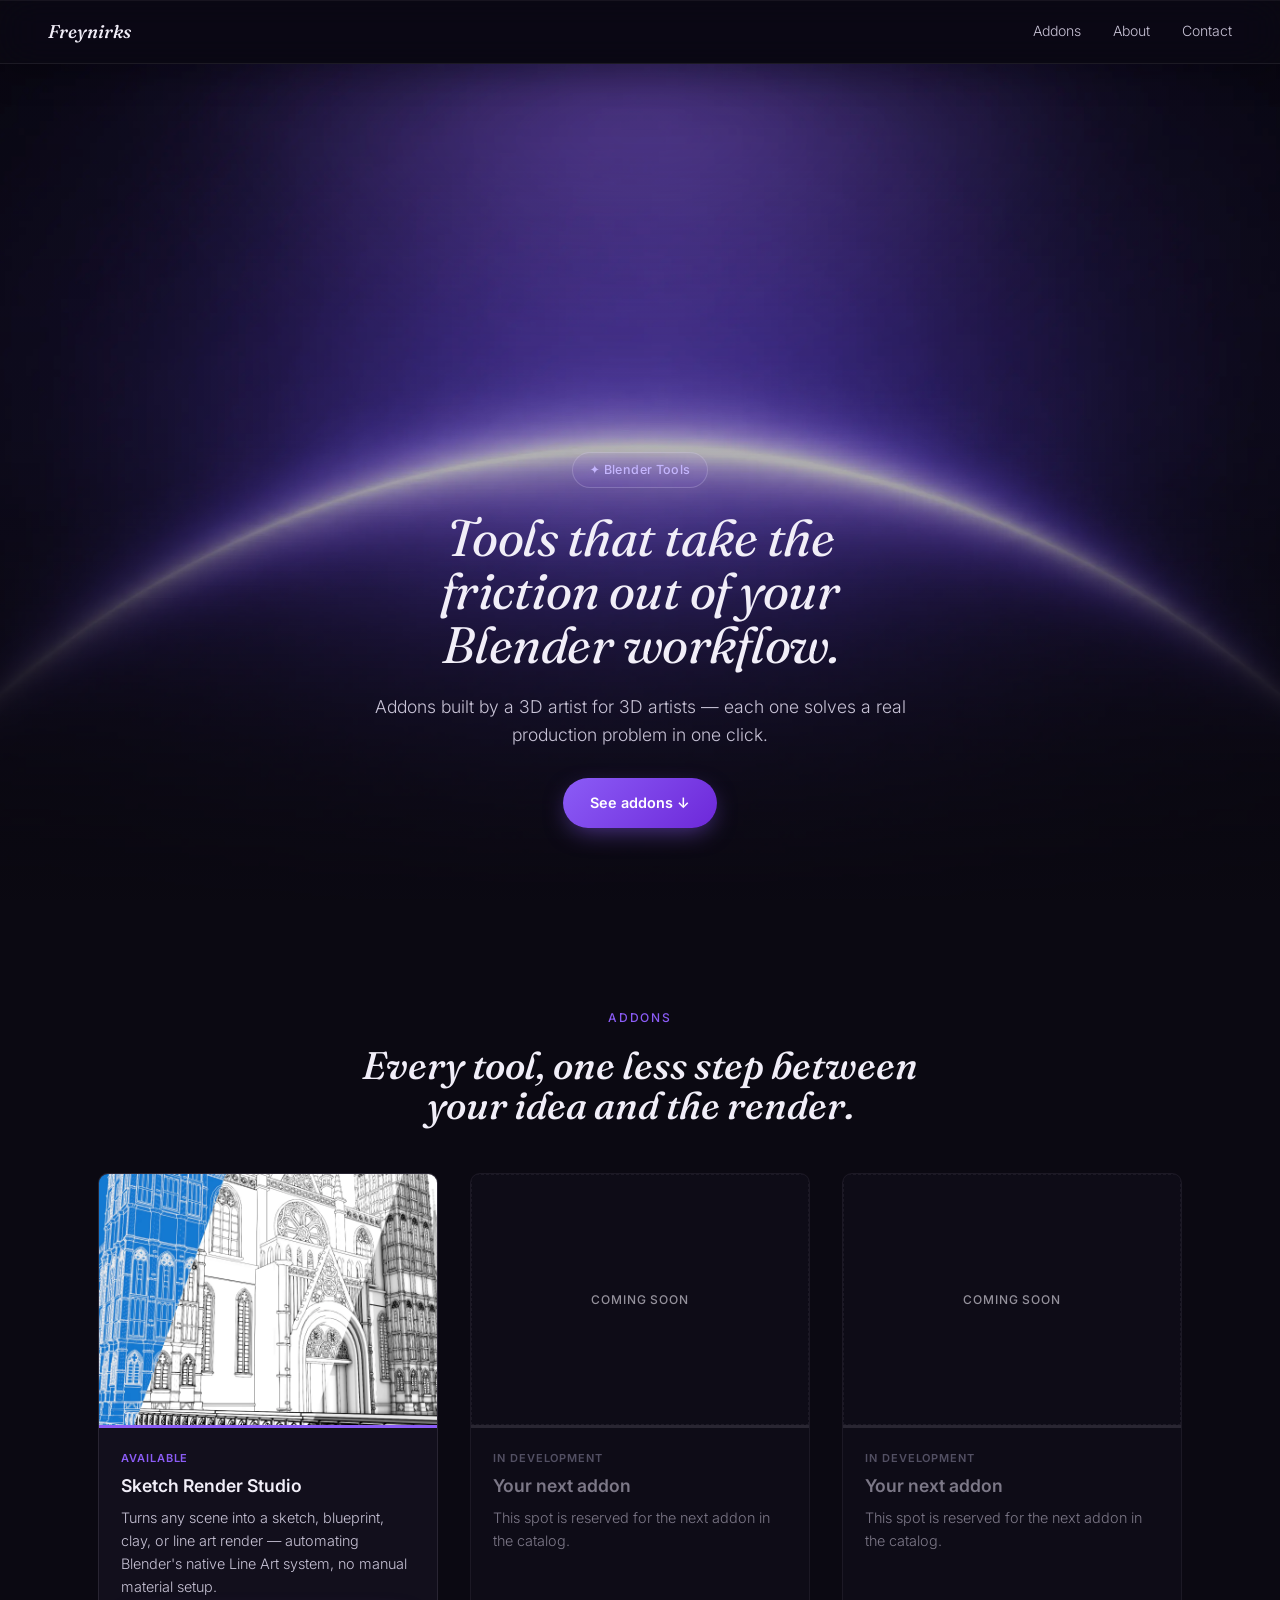
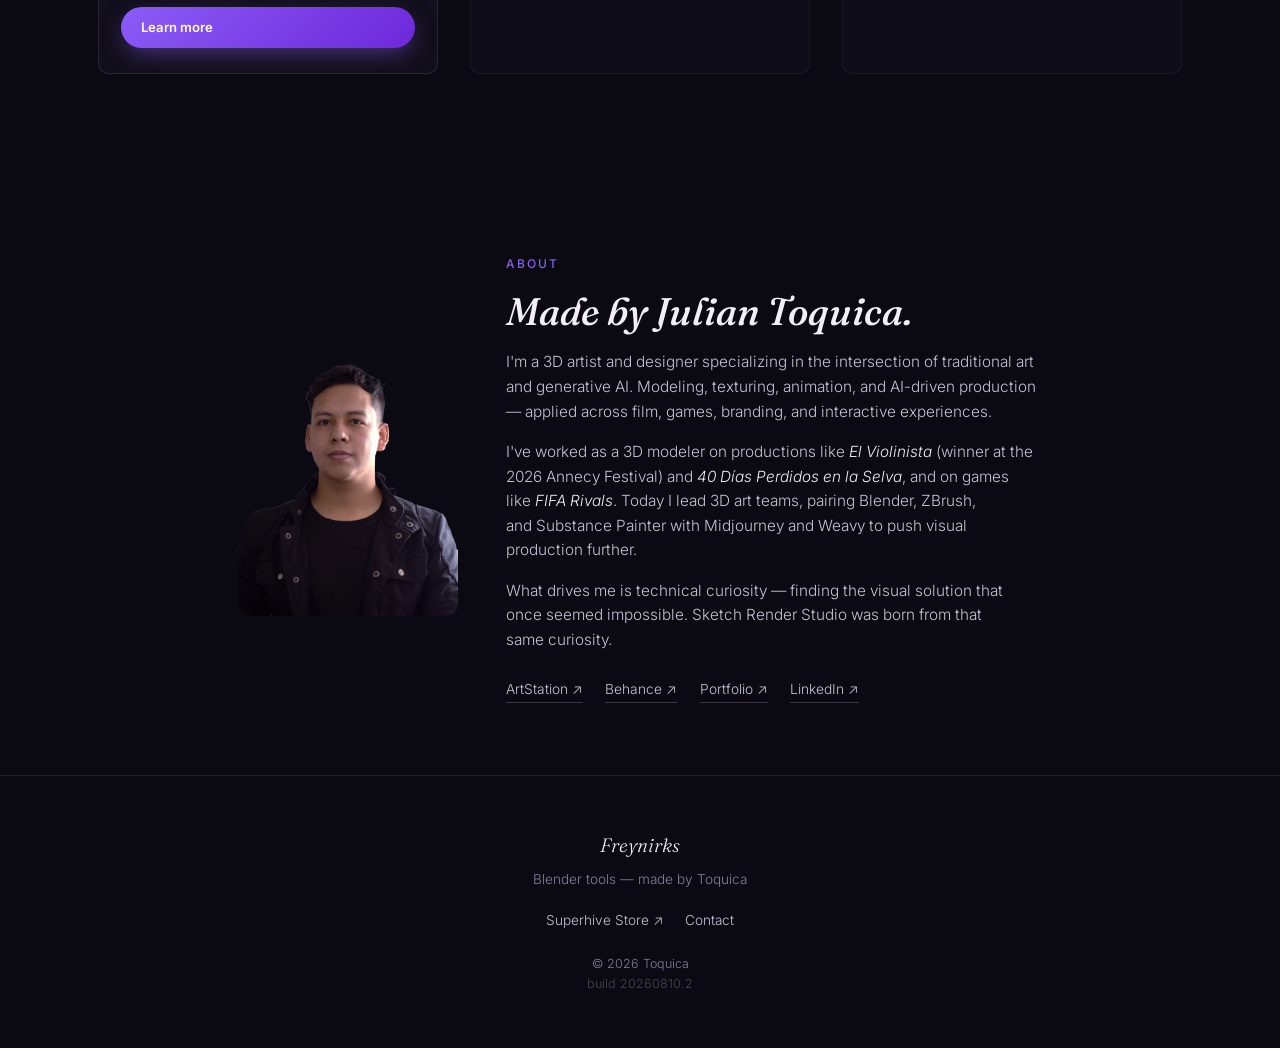
<file: index.html>
<!DOCTYPE html>
<html lang="en">
<head>
<meta charset="UTF-8">
<meta name="viewport" content="width=device-width, initial-scale=1.0">
<title>Freynirks — Blender Tools</title>
<meta name="description" content="Blender addons built to speed up your workflow — made by Toquica.">
<link rel="icon" href="data:image/svg+xml,%3Csvg xmlns='http://www.w3.org/2000/svg' viewBox='0 0 32 32'%3E%3Crect width='32' height='32' fill='%230a0c10'/%3E%3Cpath d='M6 24 24 6M11 24 24 11M6 19 19 6' stroke='%23eef1f5' stroke-width='1.4' fill='none'/%3E%3C/svg%3E">

<link rel="preconnect" href="https://fonts.googleapis.com">
<link rel="preconnect" href="https://fonts.gstatic.com" crossorigin>
<link href="https://fonts.googleapis.com/css2?family=Fraunces:ital,opsz,wght@0,9..144,300;0,9..144,500;1,9..144,400;1,9..144,500&family=Inter:wght@300;400;500;600&display=swap" rel="stylesheet">

<link rel="stylesheet" href="styles.css?v=20260808">
<noscript><style>[data-reveal]{ opacity:1 !important; transform:none !important; }</style></noscript>
</head>
<body>

<a class="skip-link" href="#addons">Skip to content</a>

<header class="nav">
  <a class="nav__brand" href="index.html">Freynirks</a>
  <nav class="nav__links">
    <a href="#addons">Addons</a>
    <a href="#about">About</a>
    <a href="#contact">Contact</a>
  </nav>
</header>

<!-- ============================================================
     HERO
     ============================================================ -->
<section class="hero">
  <div class="hero__media">
    <img class="media-fill" src="assets/img/hero-panel.webp" alt="Blender Tools — Freynirks">
  </div>
  <div class="hero-glow" aria-hidden="true"></div>
  <div class="hero__scrim" aria-hidden="true"></div>
  <div class="hero__fade-overlay" data-hero-fade aria-hidden="true"></div>

  <div class="hero__content">
    <p class="badge-pill">✦ Blender Tools</p>
    <h1 class="hero__title">Tools that take the friction out of your Blender workflow.</h1>
    <p class="hero__sub">Addons built by a 3D artist for 3D artists — each one solves a real production problem in one click.</p>
    <a class="btn" href="#addons">See addons ↓</a>
  </div>
</section>

<!-- ============================================================
     ADDON CATALOG
     ============================================================ -->
<section class="catalog" id="addons">
  <div class="catalog__head" data-reveal>
    <p class="eyebrow">Addons</p>
    <h2 class="catalog__title">Every tool, one less step between your idea and the render.</h2>
  </div>

  <div class="catalog__grid" data-reveal-group>

    <article class="product-card" data-reveal>
      <a class="product-card__media" href="sketch-render-studio/index.html">
        <img class="media-fill" src="sketch-render-studio/assets/img/hero.webp" alt="Sketch Render Studio" loading="lazy">
      </a>
      <div class="product-card__body">
        <p class="product-card__badge">Available</p>
        <h3 class="product-card__title">Sketch Render Studio</h3>
        <p class="product-card__desc">Turns any scene into a sketch, blueprint, clay, or line art render — automating Blender's native Line Art system, no manual material setup.</p>
        <a class="btn btn--sm" href="sketch-render-studio/index.html">Learn more</a>
      </div>
    </article>

    <article class="product-card product-card--soon" data-reveal>
      <div class="product-card__media">
        <div class="media-slot media-slot--ghost">
          <span class="media-slot__label">Coming soon</span>
        </div>
      </div>
      <div class="product-card__body">
        <p class="product-card__badge product-card__badge--soon">In development</p>
        <h3 class="product-card__title">Your next addon</h3>
        <p class="product-card__desc">This spot is reserved for the next addon in the catalog.</p>
      </div>
    </article>

    <article class="product-card product-card--soon" data-reveal>
      <div class="product-card__media">
        <div class="media-slot media-slot--ghost">
          <span class="media-slot__label">Coming soon</span>
        </div>
      </div>
      <div class="product-card__body">
        <p class="product-card__badge product-card__badge--soon">In development</p>
        <h3 class="product-card__title">Your next addon</h3>
        <p class="product-card__desc">This spot is reserved for the next addon in the catalog.</p>
      </div>
    </article>

  </div>
</section>

<!-- ============================================================
     ABOUT / BUILT BY
     ============================================================ -->
<section class="about" id="about">
  <div class="about__media" data-reveal>
    <img class="media-fill" src="assets/img/julian-toquica.webp" alt="Julian Toquica" loading="lazy">
  </div>
  <div class="about__text" data-reveal>
    <p class="eyebrow">About</p>
    <h2 class="about__title">Made by Julian Toquica.</h2>
    <p class="about__p">I'm a 3D artist and designer specializing in the intersection of traditional art and generative AI. Modeling, texturing, animation, and AI-driven production — applied across film, games, branding, and interactive experiences.</p>
    <p class="about__p">I've worked as a 3D modeler on productions like <em>El Violinista</em> (winner at the 2026 Annecy Festival) and <em>40 Días Perdidos en la Selva</em>, and on games like <em>FIFA Rivals</em>. Today I lead 3D art teams, pairing Blender, ZBrush, and Substance Painter with Midjourney and Weavy to push visual production further.</p>
    <p class="about__p">What drives me is technical curiosity — finding the visual solution that once seemed impossible. Sketch Render Studio was born from that same curiosity.</p>
    <div class="about__links">
      <a href="https://www.artstation.com/juliantoquica" target="_blank" rel="noopener">ArtStation ↗</a>
      <a href="https://www.behance.net/juliantoquica" target="_blank" rel="noopener">Behance ↗</a>
      <a href="https://juliantoquica.my.canva.site" target="_blank" rel="noopener">Portfolio ↗</a>
      <a href="https://www.linkedin.com/in/julian-toquica/" target="_blank" rel="noopener">LinkedIn ↗</a>
    </div>
  </div>
</section>

<footer class="footer" id="contact" data-reveal>
  <p class="footer__brand">Freynirks</p>
  <p class="footer__meta">Blender tools — made by Toquica</p>
  <div class="footer__links">
    <a href="https://superhivemarket.com/products/sketch-render-studio" target="_blank" rel="noopener">Superhive Store ↗</a>
    <a href="mailto:juliantoquicagonzalez@gmail.com">Contact</a>
  </div>
  <p class="footer__copy">© 2026 Toquica</p>
  <p class="footer__copy" style="opacity:0.5">build 20260810.2</p>
</footer>

<script defer src="main.js?v=20260808"></script>
</body>
</html>
</file>
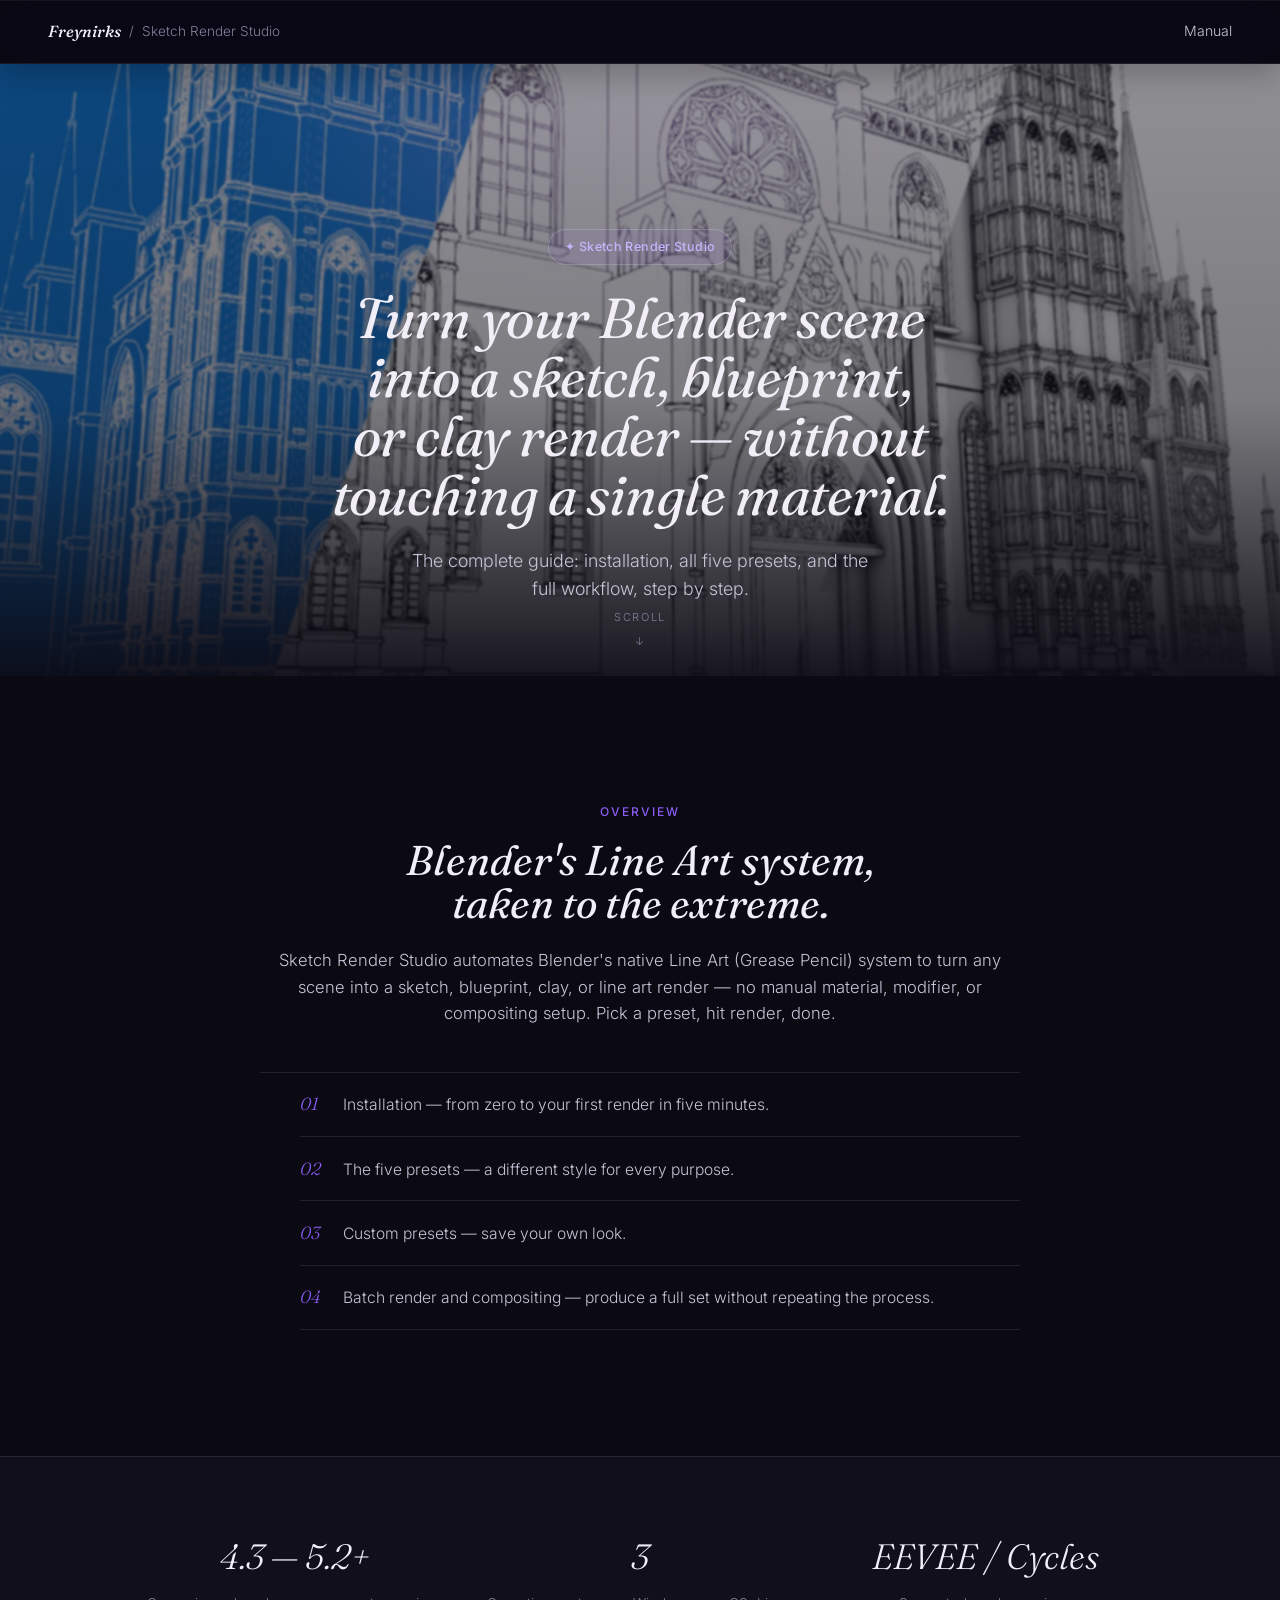
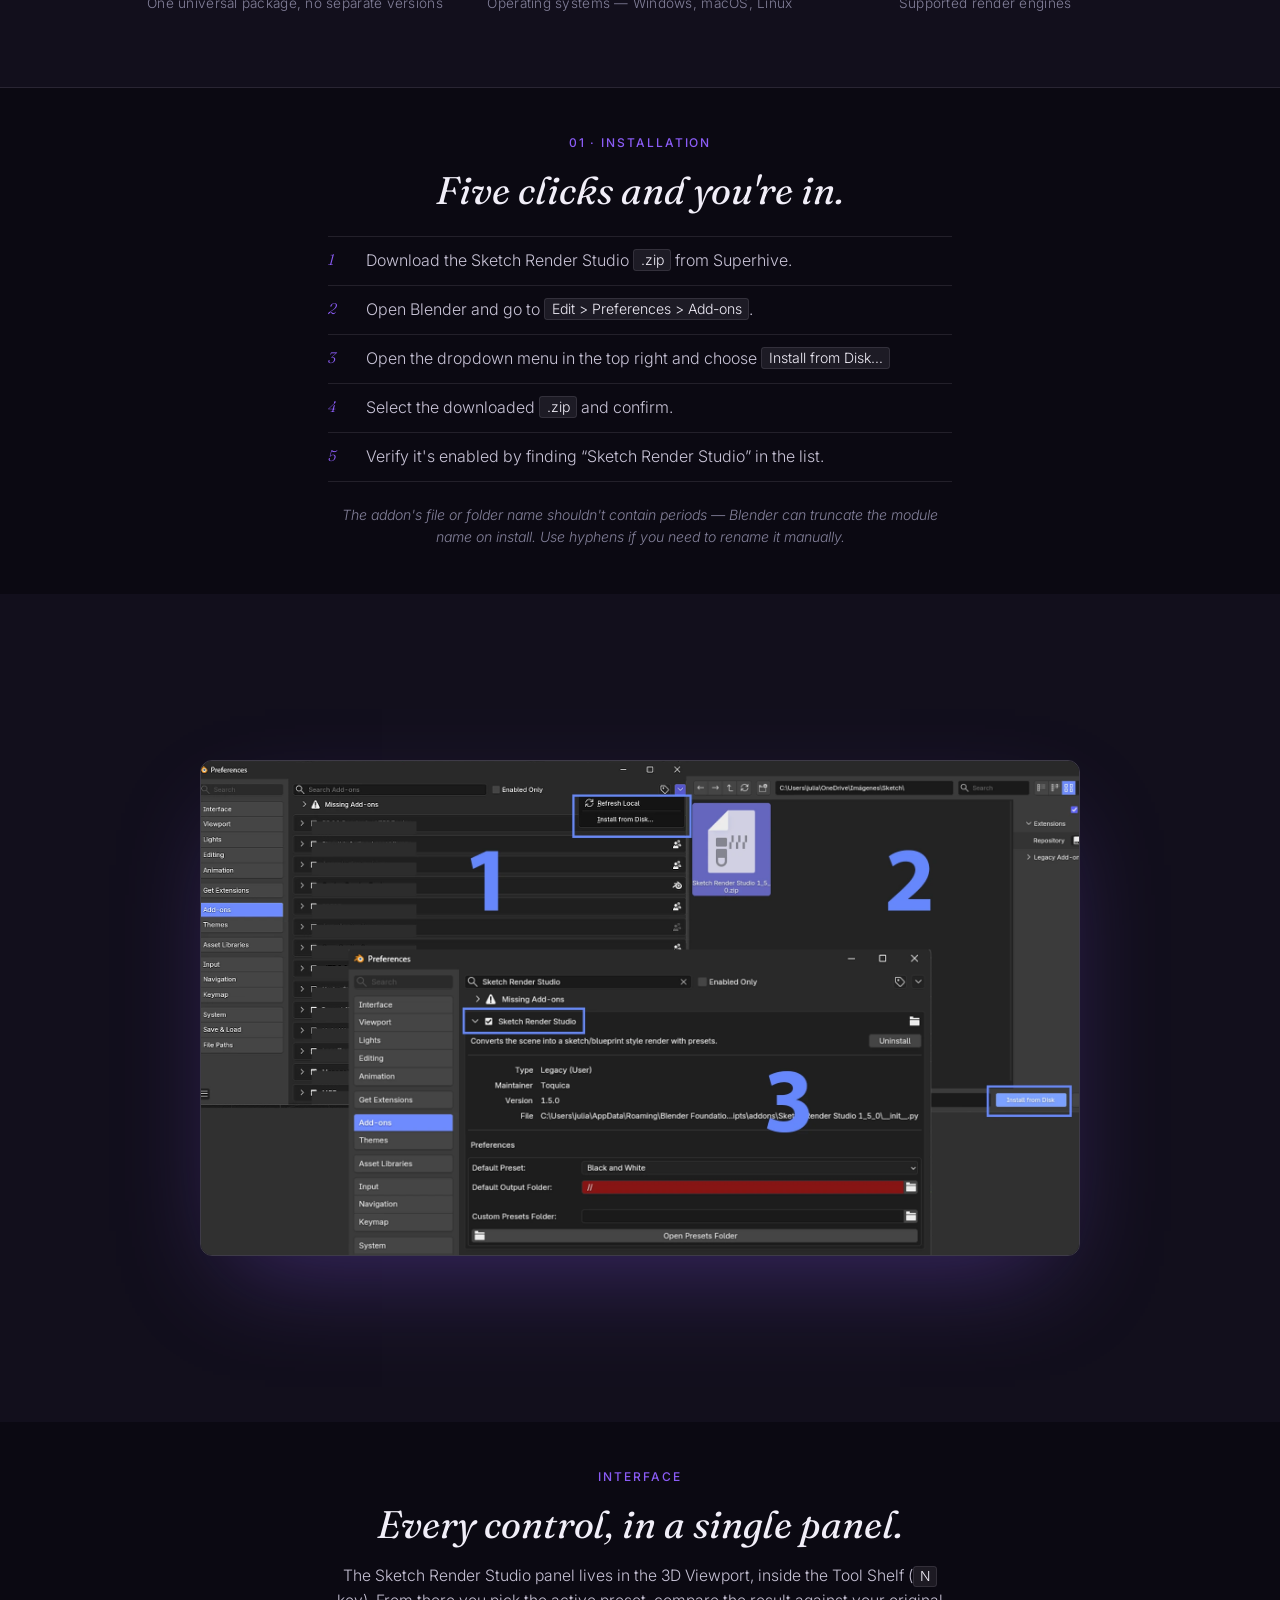
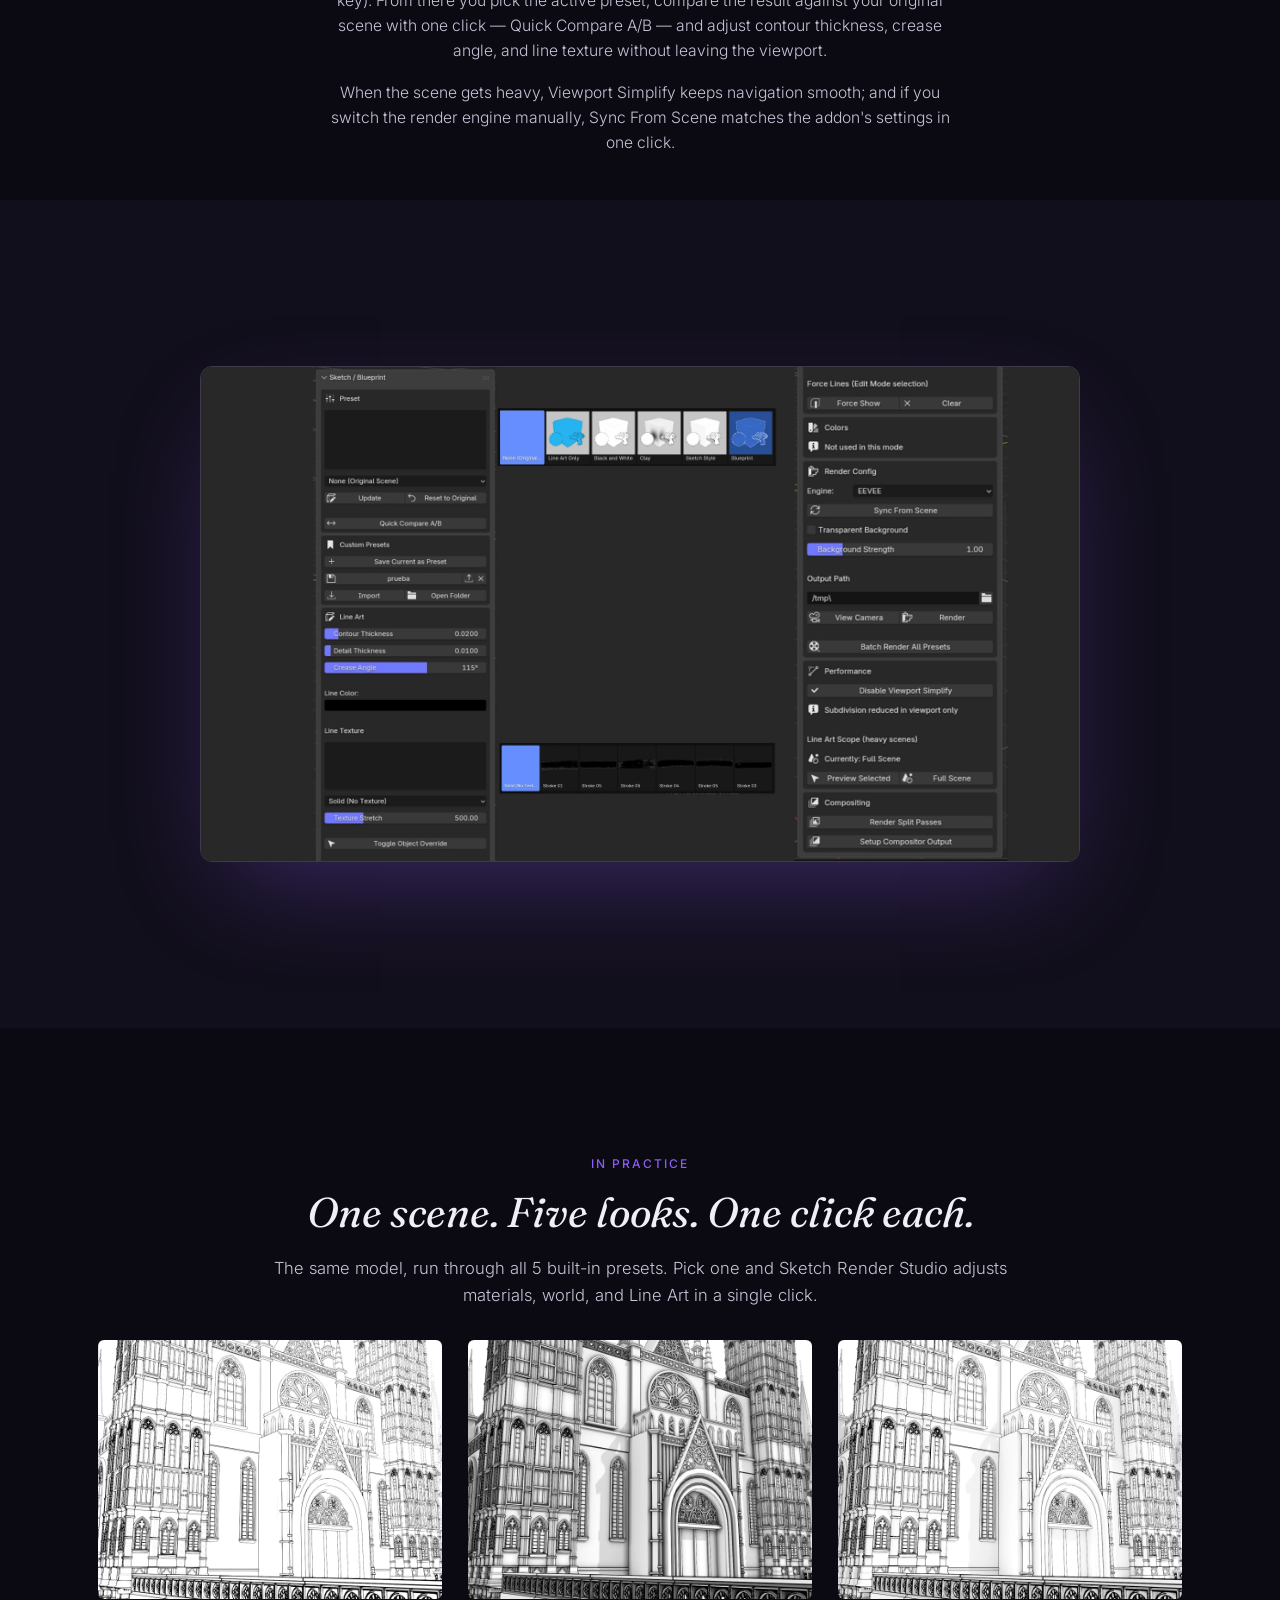
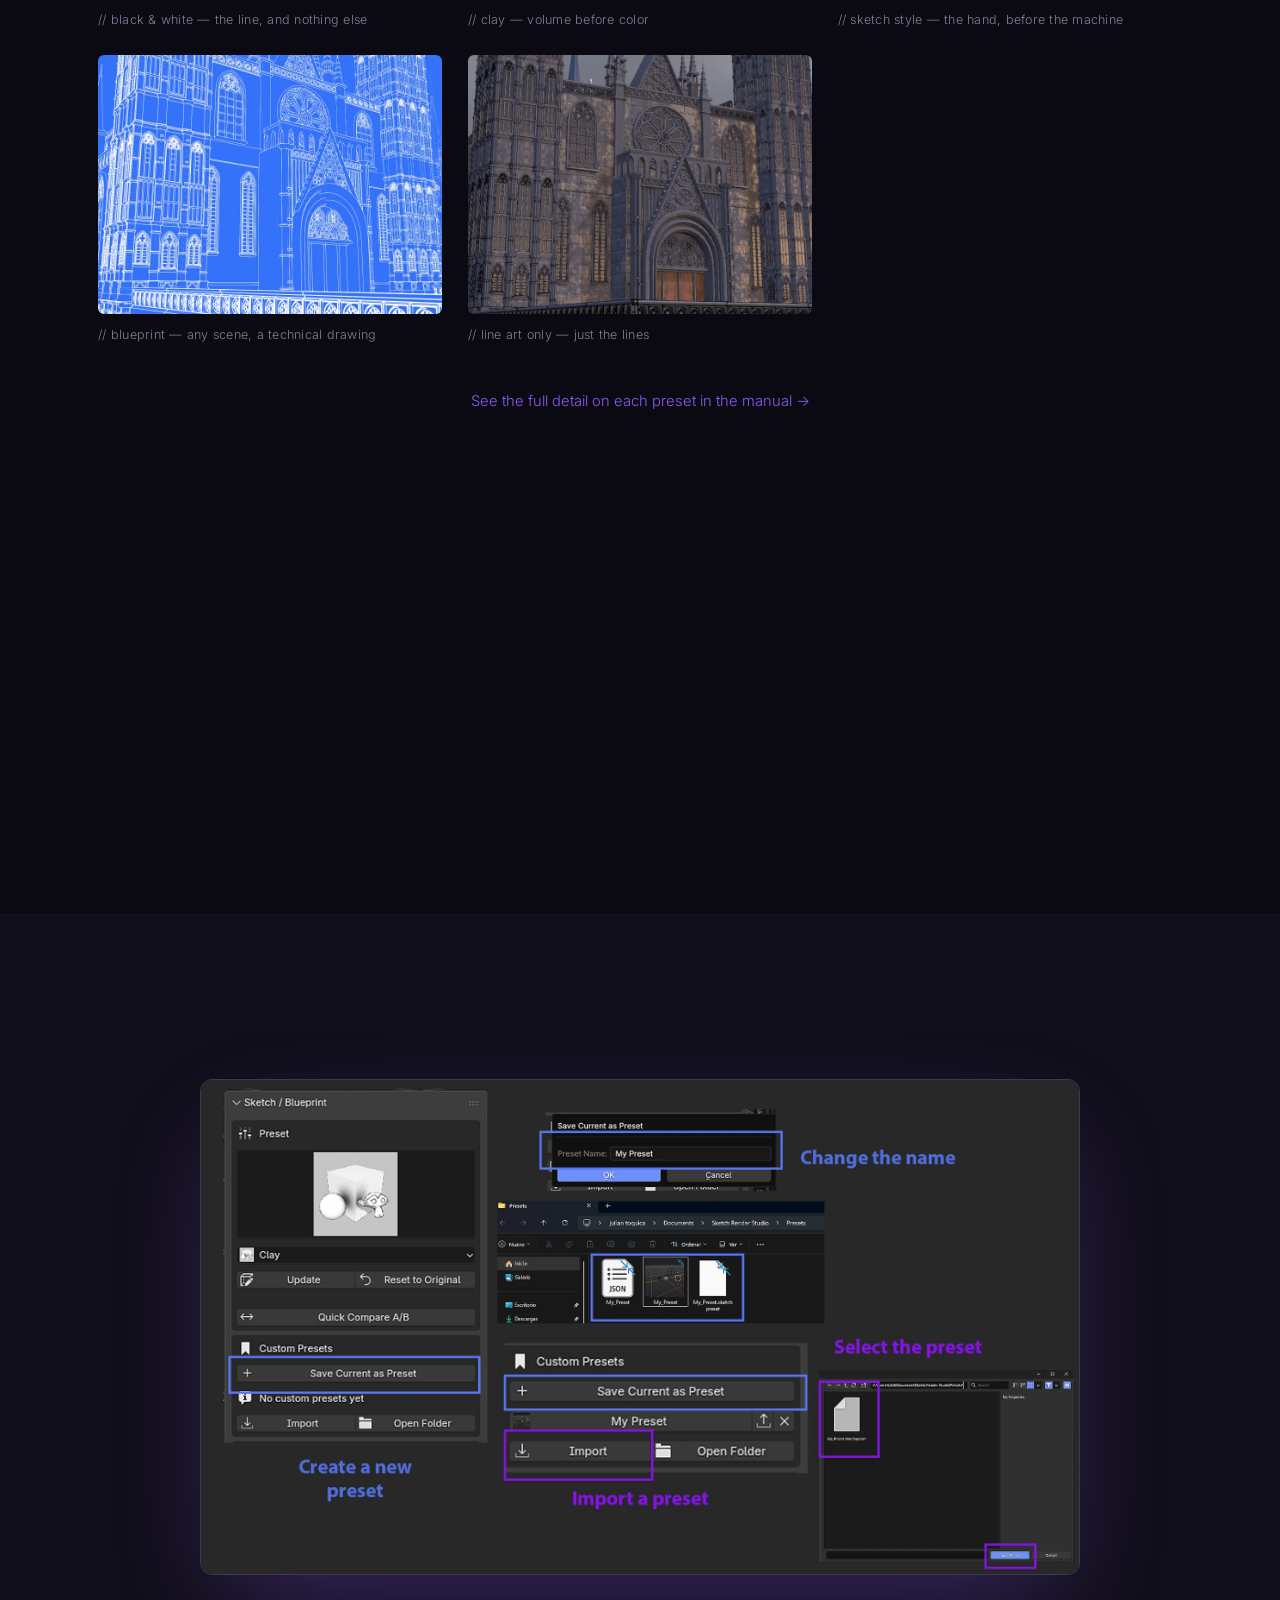
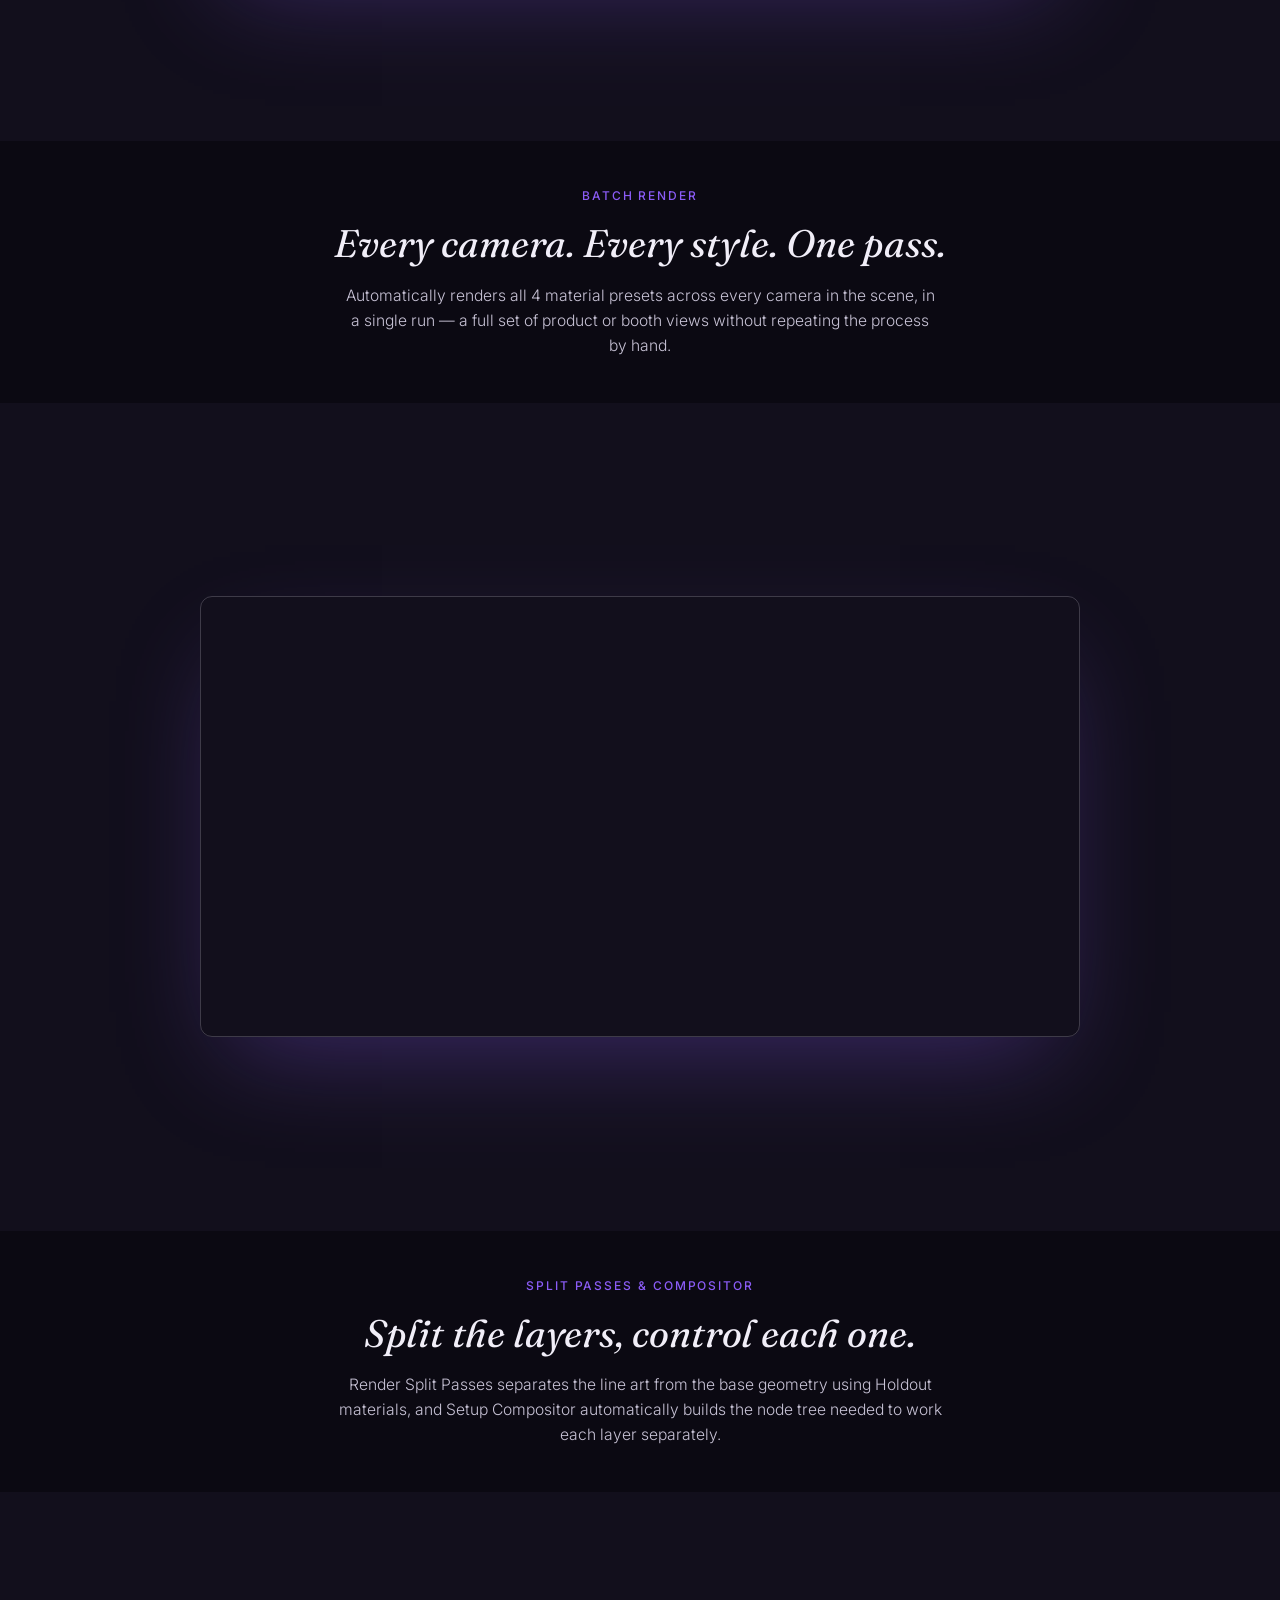
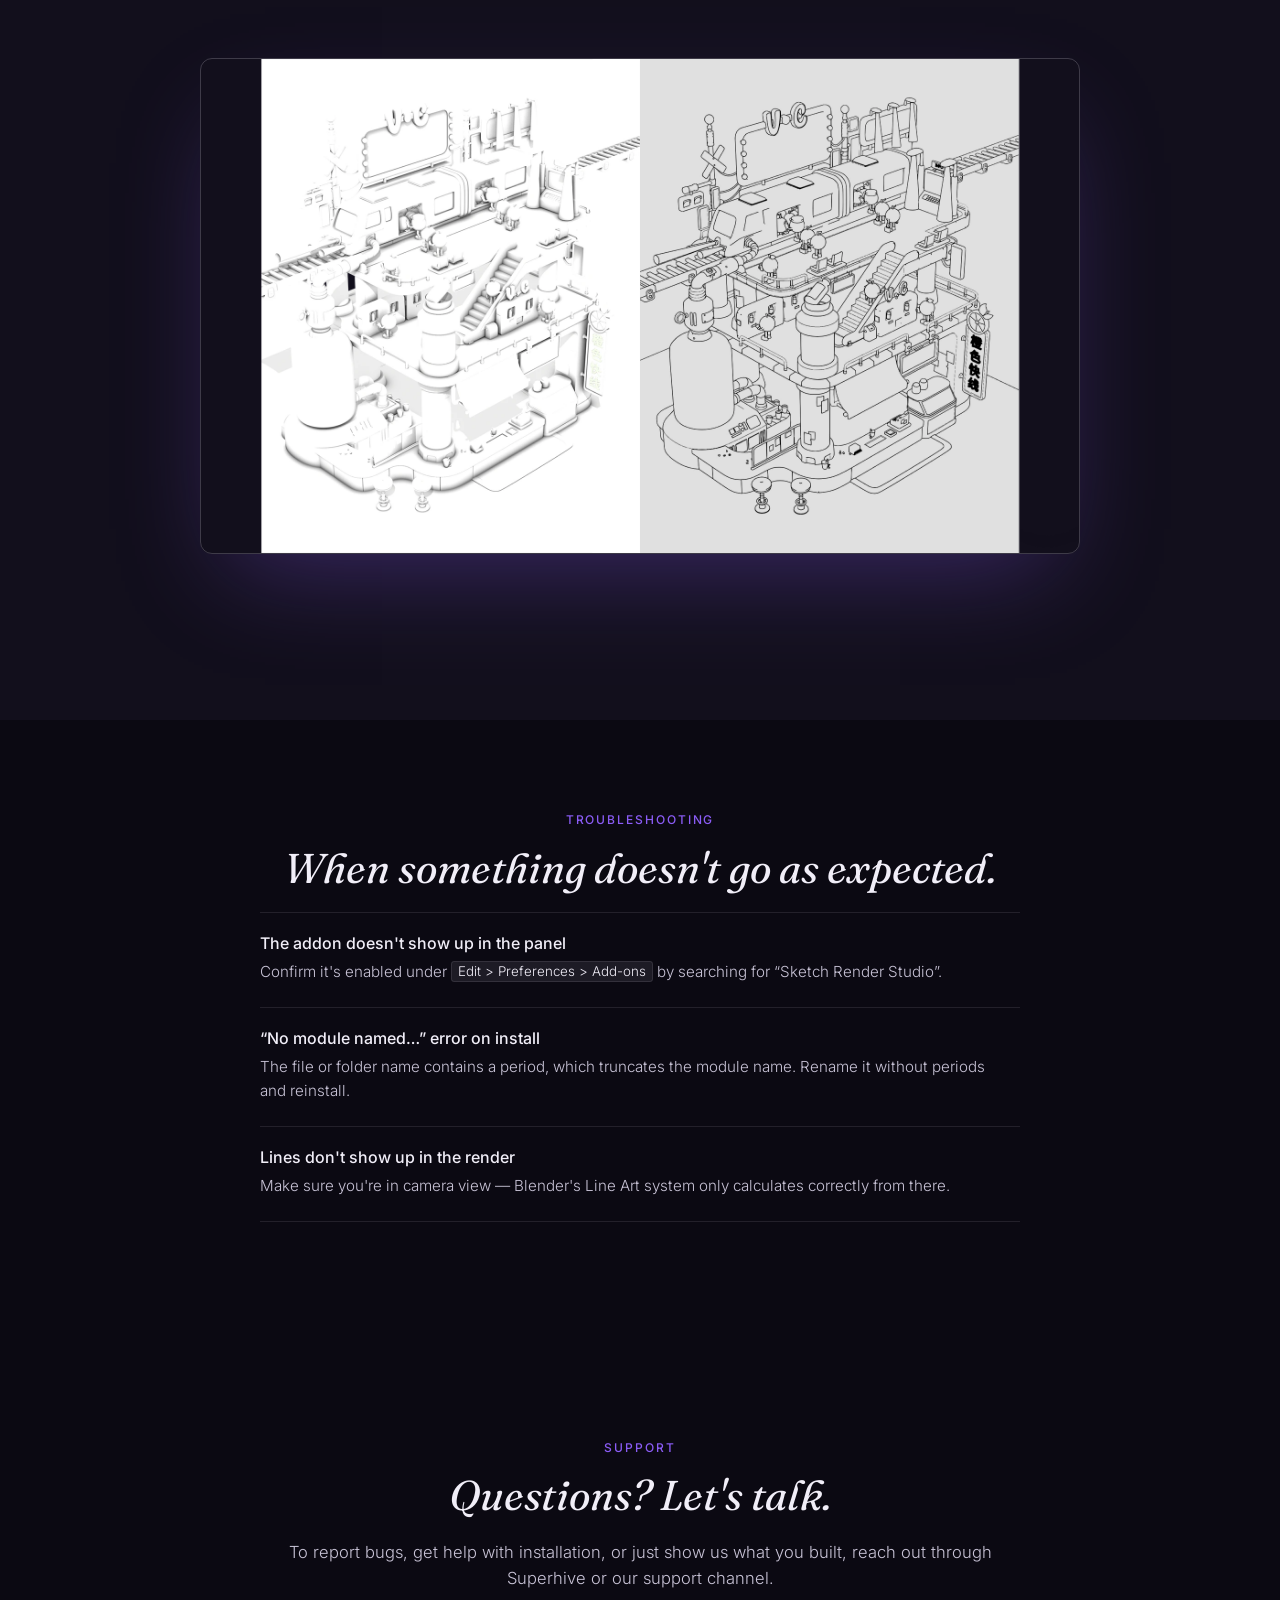
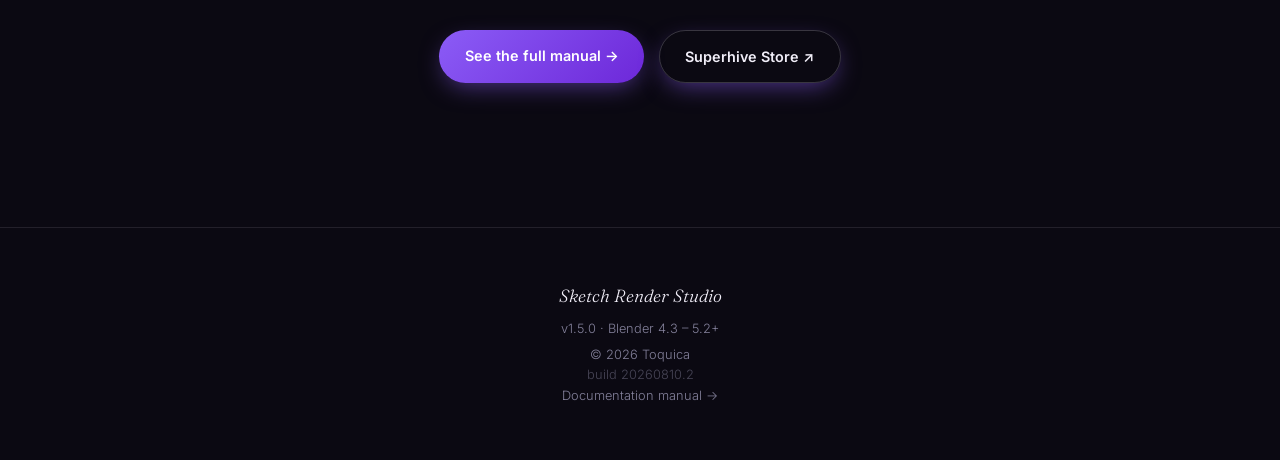
<file: sketch-render-studio/index.html>
<!DOCTYPE html>
<html lang="en">
<head>
<meta charset="UTF-8">
<meta name="viewport" content="width=device-width, initial-scale=1.0">
<title>Sketch Render Studio — Blender Add-on</title>
<meta name="description" content="Sketch Render Studio automates Blender's native Line Art system to turn any scene into a sketch, blueprint, clay, or line art render — no manual material setup.">
<link rel="icon" href="data:image/svg+xml,%3Csvg xmlns='http://www.w3.org/2000/svg' viewBox='0 0 32 32'%3E%3Crect width='32' height='32' fill='%23100f0d'/%3E%3Cpath d='M6 24 24 6M11 24 24 11M6 19 19 6' stroke='%23f3efe6' stroke-width='1.4' fill='none'/%3E%3C/svg%3E">

<link rel="preconnect" href="https://fonts.googleapis.com">
<link rel="preconnect" href="https://fonts.gstatic.com" crossorigin>
<link href="https://fonts.googleapis.com/css2?family=Fraunces:ital,opsz,wght@0,9..144,300;0,9..144,500;1,9..144,400;1,9..144,500&family=Inter:wght@300;400;500;600&display=swap" rel="stylesheet">

<link rel="preload" as="image" href="assets/img/hero.webp" fetchpriority="high">
<link rel="stylesheet" href="styles.css?v=20260807">
<noscript><style>[data-reveal], .chapter{ opacity:1 !important; transform:none !important; } .chapter__media .media-slot, .hero__media .media-slot{ transform:none !important; }</style></noscript>
</head>
<body>

<a class="skip-link" href="#overview">Skip to content</a>

<div class="progress-bar" aria-hidden="true"><span data-progress-fill></span></div>

<header class="nav">
  <div class="nav__brand-group">
    <a class="nav__brand-hub" href="../index.html">Freynirks</a>
    <span class="nav__brand-sep">/</span>
    <span class="nav__brand-current">Sketch Render Studio</span>
  </div>
  <nav class="nav__links">
    <a href="manual.html">Manual</a>
  </nav>
</header>

<button class="back-to-top" type="button" data-back-to-top aria-label="Back to top">↑</button>

<!-- ============================================================
     HERO
     ============================================================ -->
<section class="hero" id="hero">
  <div class="hero__media">
    <img class="media-fill" src="assets/img/hero.webp" alt="Blender scene rendered with the Sketch Style preset" fetchpriority="high">
  </div>
  <div class="hero-glow" aria-hidden="true"></div>
  <div class="hero__scrim" aria-hidden="true"></div>
  <div class="hero__content">
    <p class="badge-pill">✦ Sketch Render Studio</p>
    <h1 class="hero__title">Turn your Blender scene into a sketch, blueprint, or clay render — without touching a single material.</h1>
    <p class="hero__sub">The complete guide: installation, all five presets, and the full workflow, step by step.</p>
  </div>
  <p class="hero__cue" aria-hidden="true">Scroll<span>↓</span></p>
</section>

<!-- ============================================================
     OVERVIEW
     ============================================================ -->
<section class="text-block" id="overview">
  <div class="text-block__inner" data-reveal>
    <p class="eyebrow">Overview</p>
    <h2 class="text-block__title">Blender's Line Art system, taken to the extreme.</h2>
    <p class="text-block__lede">Sketch Render Studio automates Blender's native Line Art (Grease Pencil) system to turn any scene into a sketch, blueprint, clay, or line art render — no manual material, modifier, or compositing setup. Pick a preset, hit render, done.</p>

    <ol class="chapter-list">
      <li><span class="chapter-list__num">01</span><span class="chapter-list__text">Installation — from zero to your first render in five minutes.</span></li>
      <li><span class="chapter-list__num">02</span><span class="chapter-list__text">The five presets — a different style for every purpose.</span></li>
      <li><span class="chapter-list__num">03</span><span class="chapter-list__text">Custom presets — save your own look.</span></li>
      <li><span class="chapter-list__num">04</span><span class="chapter-list__text">Batch render and compositing — produce a full set without repeating the process.</span></li>
    </ol>
  </div>
</section>

<!-- ============================================================
     REQUIREMENTS (stat strip)
     ============================================================ -->
<section class="stat-strip" id="requirements">
  <div class="stat-strip__inner" data-reveal>
    <div class="stat">
      <p class="stat__value">4.3 — 5.2+</p>
      <p class="stat__label">One universal package, no separate versions</p>
    </div>
    <div class="stat">
      <p class="stat__value">3</p>
      <p class="stat__label">Operating systems — Windows, macOS, Linux</p>
    </div>
    <div class="stat">
      <p class="stat__value">EEVEE / Cycles</p>
      <p class="stat__label">Supported render engines</p>
    </div>
  </div>
</section>

<!-- ============================================================
     INSTALLATION
     ============================================================ -->
<section class="chapter" id="installation">
  <div class="chapter__text" data-reveal>
    <p class="eyebrow">01 · Installation</p>
    <h2 class="chapter__title">Five clicks and you're in.</h2>
    <ol class="step-list">
      <li>Download the Sketch Render Studio <code>.zip</code> from Superhive.</li>
      <li>Open Blender and go to <code>Edit &gt; Preferences &gt; Add-ons</code>.</li>
      <li>Open the dropdown menu in the top right and choose <code>Install from Disk…</code></li>
      <li>Select the downloaded <code>.zip</code> and confirm.</li>
      <li>Verify it's enabled by finding “Sketch Render Studio” in the list.</li>
    </ol>
    <p class="chapter__aside">The addon's file or folder name shouldn't contain periods — Blender can truncate the module name on install. Use hyphens if you need to rename it manually.</p>
  </div>
  <div class="chapter__media chapter__media--framed">
    <img class="media-fill" src="assets/img/instalacion.webp" alt="Edit > Preferences > Add-ons panel with Sketch Render Studio enabled">
  </div>
</section>

<!-- ============================================================
     INTERFACE
     ============================================================ -->
<section class="chapter" id="interface">
  <div class="chapter__text" data-reveal>
    <p class="eyebrow">Interface</p>
    <h2 class="chapter__title">Every control, in a single panel.</h2>
    <p class="chapter__text-p">The Sketch Render Studio panel lives in the 3D Viewport, inside the Tool Shelf (<code>N</code> key). From there you pick the active preset, compare the result against your original scene with one click — Quick Compare A/B — and adjust contour thickness, crease angle, and line texture without leaving the viewport.</p>
    <p class="chapter__text-p">When the scene gets heavy, Viewport Simplify keeps navigation smooth; and if you switch the render engine manually, Sync From Scene matches the addon's settings in one click.</p>
  </div>
  <div class="chapter__media chapter__media--framed">
    <img class="media-fill" src="assets/img/interfaz.webp" alt="Sketch Render Studio panel open in the 3D Viewport's Tool Shelf">
  </div>
</section>

<!-- ============================================================
     PRESETS — unified grid (one scene, five looks)
     ============================================================ -->
<section class="text-block text-block--flush" id="presets">
  <div class="text-block__inner" data-reveal>
    <p class="eyebrow">In practice</p>
    <h2 class="text-block__title">One scene. Five looks. One click each.</h2>
    <p class="text-block__lede">The same model, run through all 5 built-in presets. Pick one and Sketch Render Studio adjusts materials, world, and Line Art in a single click.</p>
  </div>
</section>

<section class="preset-showcase">
  <div class="preset-showcase__grid" data-reveal-group>

    <figure class="preset-card" id="preset-bw" data-reveal>
      <div class="preset-card__media">
        <img class="media-fill" src="assets/img/preset-bw.webp" alt="Render with the Black and White preset" loading="lazy">
      </div>
      <figcaption class="preset-card__caption">// black &amp; white — the line, and nothing else</figcaption>
    </figure>

    <figure class="preset-card" id="preset-clay" data-reveal>
      <div class="preset-card__media">
        <img class="media-fill" src="assets/img/preset-clay.webp" alt="Render with the Clay preset" loading="lazy">
      </div>
      <figcaption class="preset-card__caption">// clay — volume before color</figcaption>
    </figure>

    <figure class="preset-card" id="preset-sketch" data-reveal>
      <div class="preset-card__media">
        <img class="media-fill" src="assets/img/preset-sketch.webp" alt="Render with the Sketch Style preset" loading="lazy">
      </div>
      <figcaption class="preset-card__caption">// sketch style — the hand, before the machine</figcaption>
    </figure>

    <figure class="preset-card" id="preset-blueprint" data-reveal>
      <div class="preset-card__media">
        <img class="media-fill" src="assets/img/preset-blueprint.webp" alt="Render with the Blueprint preset" loading="lazy">
      </div>
      <figcaption class="preset-card__caption">// blueprint — any scene, a technical drawing</figcaption>
    </figure>

    <figure class="preset-card" id="preset-lineart" data-reveal>
      <div class="preset-card__media">
        <img class="media-fill" src="assets/img/preset-lineart.webp" alt="Render with the Line Art Only preset" loading="lazy">
      </div>
      <figcaption class="preset-card__caption">// line art only — just the lines</figcaption>
    </figure>

  </div>

  <p class="preset-showcase__more"><a href="manual.html#presets">See the full detail on each preset in the manual →</a></p>
</section>

<!-- ============================================================
     CUSTOM PRESETS
     ============================================================ -->
<section class="chapter" id="custom-presets">
  <div class="chapter__text" data-reveal>
    <p class="eyebrow">Custom presets</p>
    <h2 class="chapter__title">Save your own style.</h2>
    <p class="chapter__text-p">Beyond the five built-in presets, any combination of line, color, and texture can be saved as a reusable preset, with its own thumbnail.</p>
    <ol class="step-list">
      <li>Dial in whatever look you want using the panel controls.</li>
      <li>Click <b>Save Current as Preset</b>.</li>
      <li>Give it a name — it'll show up alongside the built-in presets.</li>
    </ol>
  </div>
  <div class="chapter__media chapter__media--framed">
    <img class="media-fill" src="assets/img/custom-presets.webp" alt="Saving a custom preset with its thumbnail">
  </div>
</section>

<!-- ============================================================
     BATCH RENDER
     ============================================================ -->
<section class="chapter" id="batch">
  <div class="chapter__text" data-reveal>
    <p class="eyebrow">Batch Render</p>
    <h2 class="chapter__title">Every camera. Every style. One pass.</h2>
    <p class="chapter__text-p">Automatically renders all 4 material presets across every camera in the scene, in a single run — a full set of product or booth views without repeating the process by hand.</p>
  </div>
  <div class="chapter__media chapter__media--framed">
    <video class="media-fill" autoplay muted loop playsinline preload="metadata">
      <source src="assets/video/batch.mp4" type="video/mp4">
    </video>
  </div>
</section>

<!-- ============================================================
     COMPOSITING / SPLIT PASSES
     ============================================================ -->
<section class="chapter" id="compositing">
  <div class="chapter__text" data-reveal>
    <p class="eyebrow">Split Passes &amp; Compositor</p>
    <h2 class="chapter__title">Split the layers, control each one.</h2>
    <p class="chapter__text-p">Render Split Passes separates the line art from the base geometry using Holdout materials, and Setup Compositor automatically builds the node tree needed to work each layer separately.</p>
  </div>
  <div class="chapter__media chapter__media--framed">
    <img class="media-fill" src="assets/img/split.webp" alt="Render Split Passes — silhouette and beauty rendered separately">
  </div>
</section>

<!-- ============================================================
     TROUBLESHOOTING
     ============================================================ -->
<section class="text-block text-block--tight" id="troubleshooting">
  <div class="text-block__inner" data-reveal>
    <p class="eyebrow">Troubleshooting</p>
    <h2 class="text-block__title">When something doesn't go as expected.</h2>

    <div class="qa">
      <h3 class="qa__q">The addon doesn't show up in the panel</h3>
      <p class="qa__a">Confirm it's enabled under <code>Edit &gt; Preferences &gt; Add-ons</code> by searching for “Sketch Render Studio”.</p>
    </div>
    <div class="qa">
      <h3 class="qa__q">“No module named…” error on install</h3>
      <p class="qa__a">The file or folder name contains a period, which truncates the module name. Rename it without periods and reinstall.</p>
    </div>
    <div class="qa">
      <h3 class="qa__q">Lines don't show up in the render</h3>
      <p class="qa__a">Make sure you're in camera view — Blender's Line Art system only calculates correctly from there.</p>
    </div>
  </div>
</section>

<!-- ============================================================
     SUPPORT / final CTA
     ============================================================ -->
<section class="text-block text-block--closing" id="support">
  <div class="text-block__inner" data-reveal>
    <p class="eyebrow">Support</p>
    <h2 class="text-block__title">Questions? Let's talk.</h2>
    <p class="text-block__lede">To report bugs, get help with installation, or just show us what you built, reach out through Superhive or our support channel.</p>
    <div class="cta-row">
      <a class="btn" href="manual.html">See the full manual →</a>
      <a class="btn btn--ghost" href="https://superhivemarket.com/products/sketch-render-studio" target="_blank" rel="noopener">Superhive Store ↗</a>
    </div>
  </div>
</section>

<footer class="footer">
  <p class="footer__brand">Sketch Render Studio</p>
  <p class="footer__meta">v1.5.0 · Blender 4.3 – 5.2+</p>
  <p class="footer__copy">© 2026 Toquica</p>
  <p class="footer__copy" style="opacity:0.5">build 20260810.2</p>
  <p class="footer__copy"><a href="manual.html">Documentation manual →</a></p>
</footer>

<script defer src="main.js?v=20260807"></script>
</body>
</html>
</file>
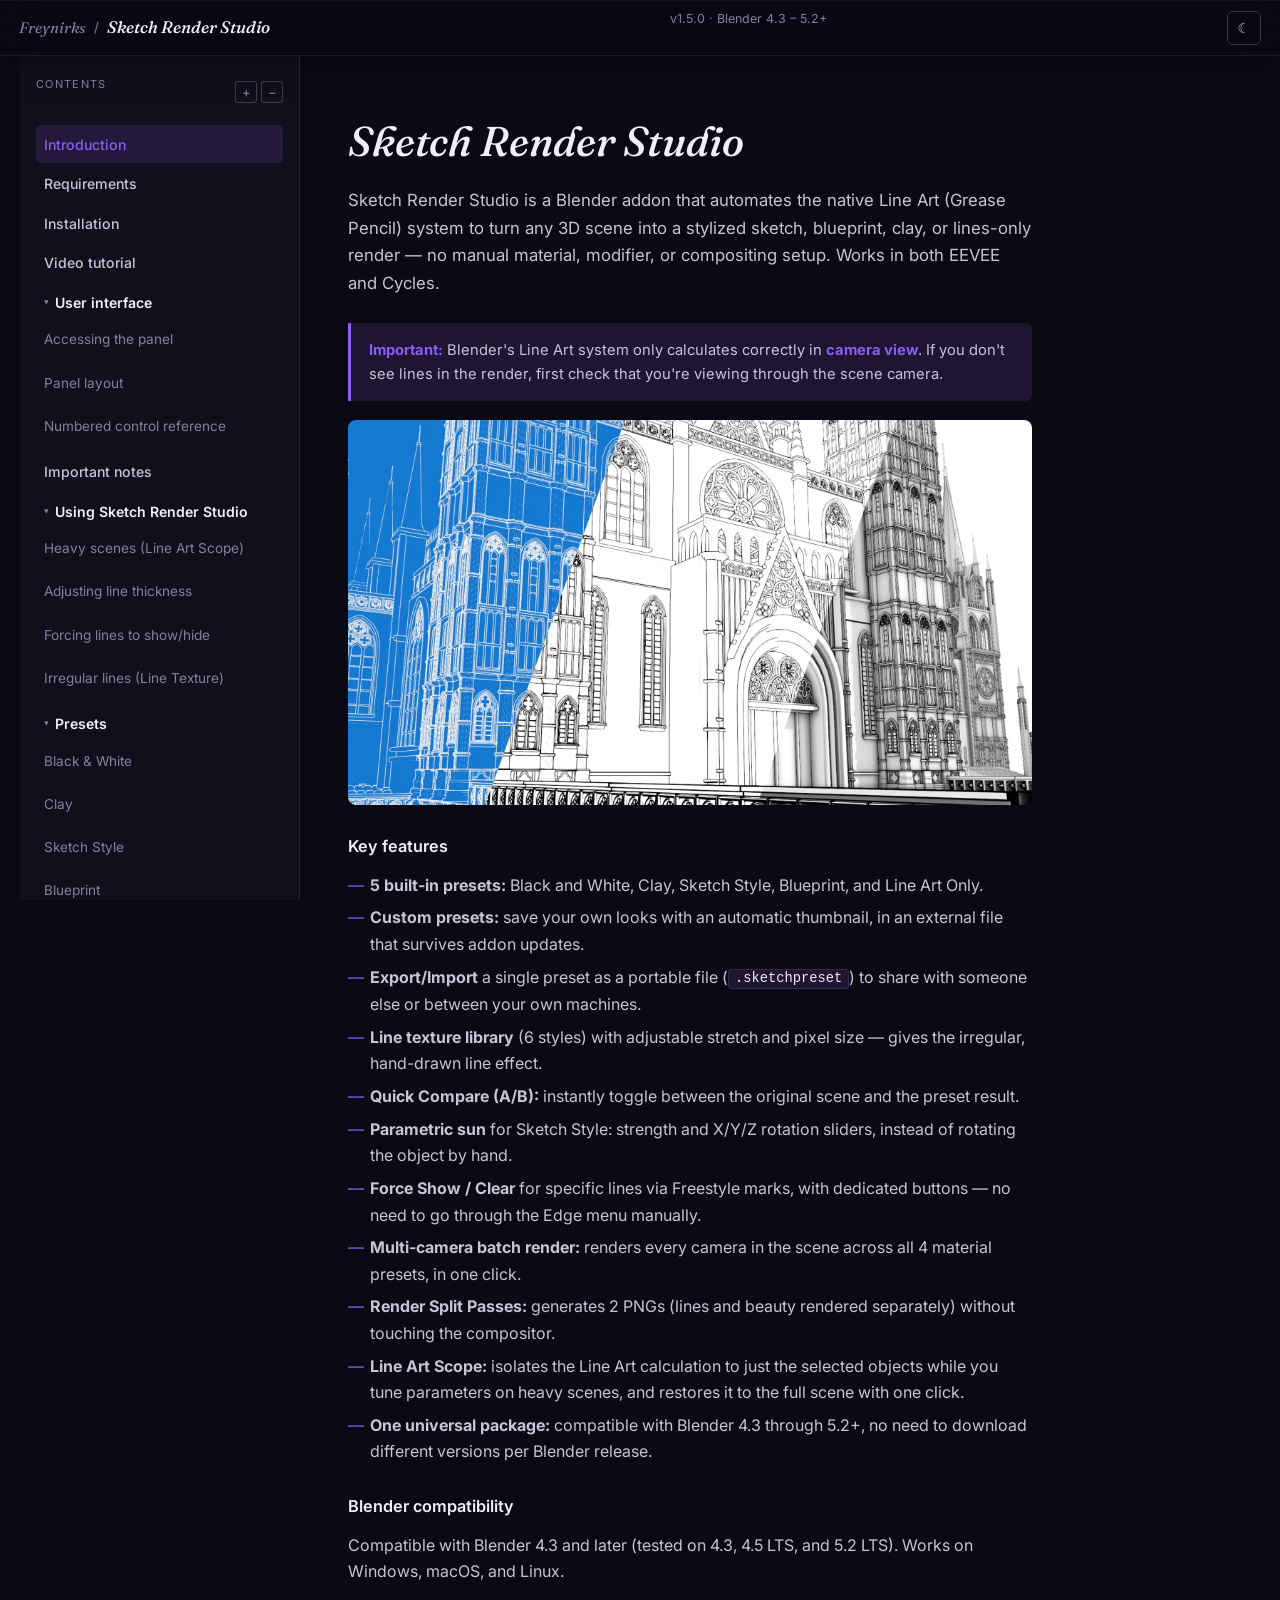
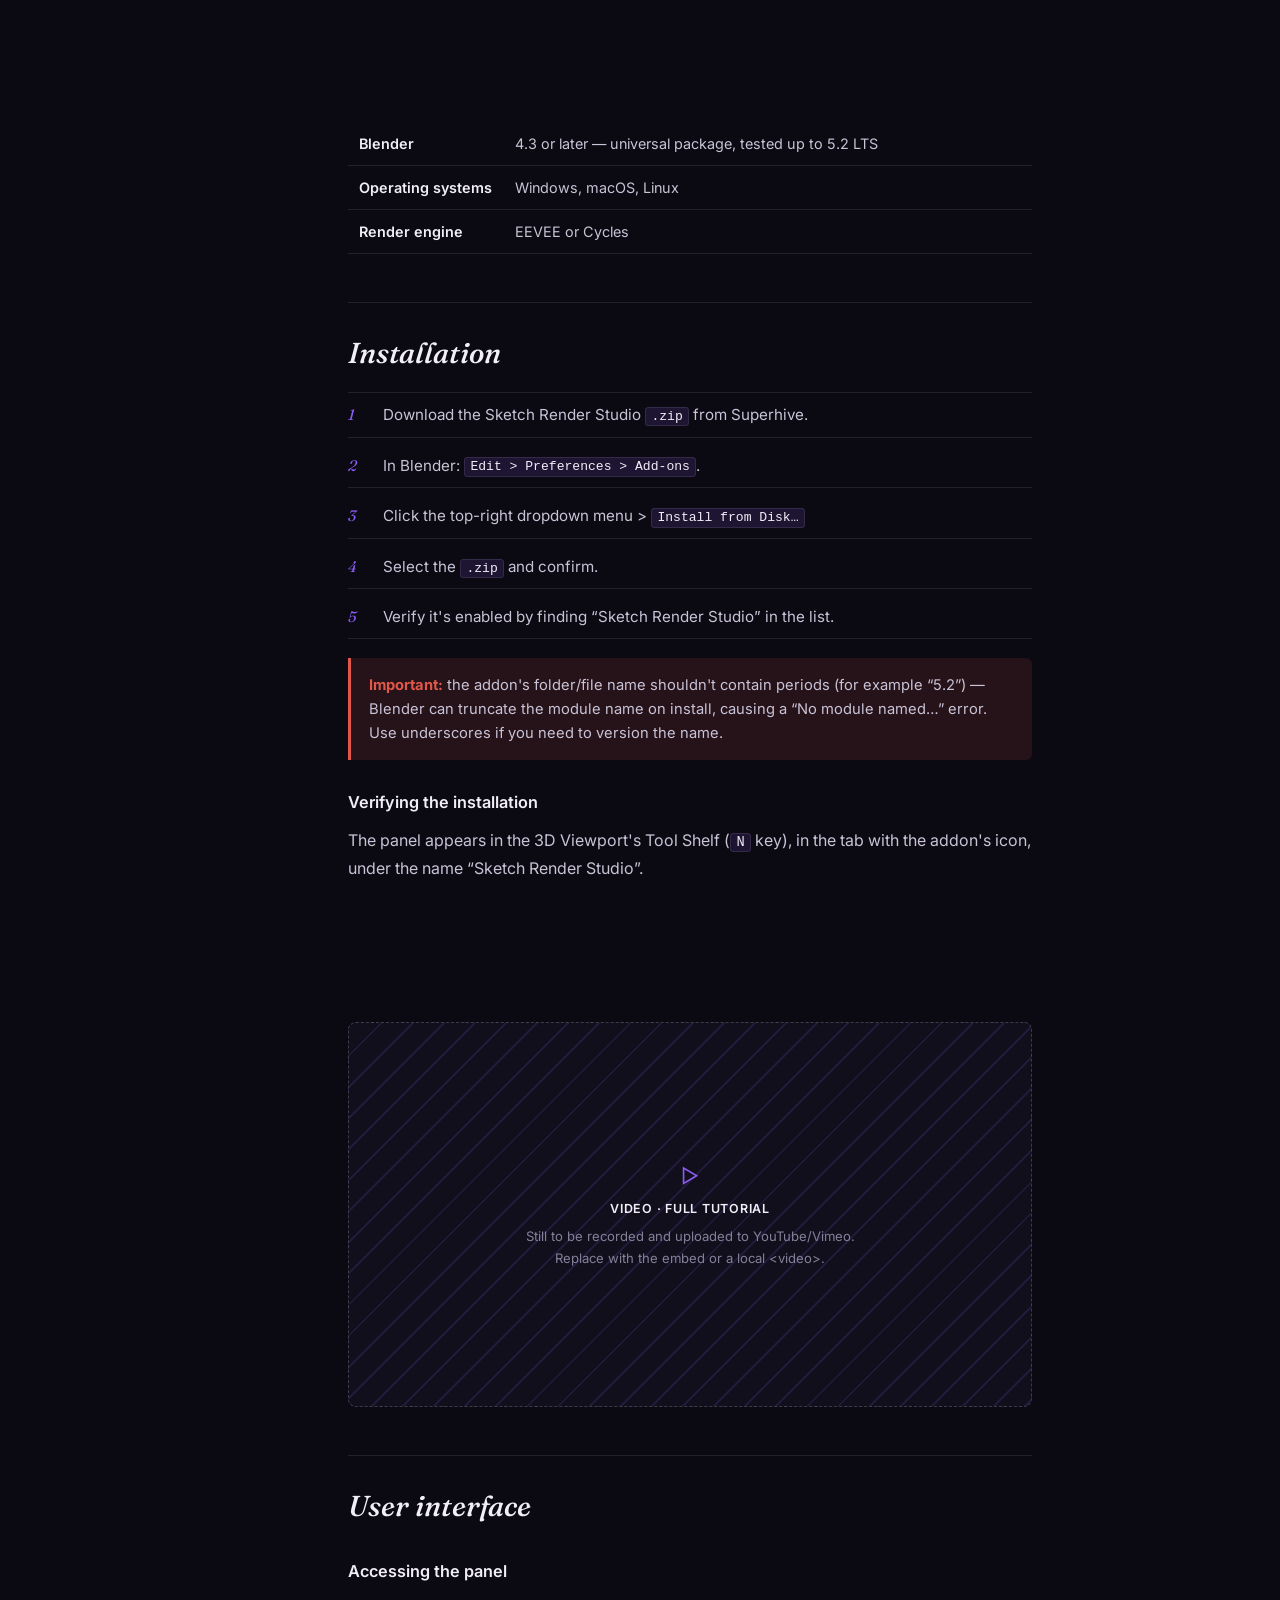
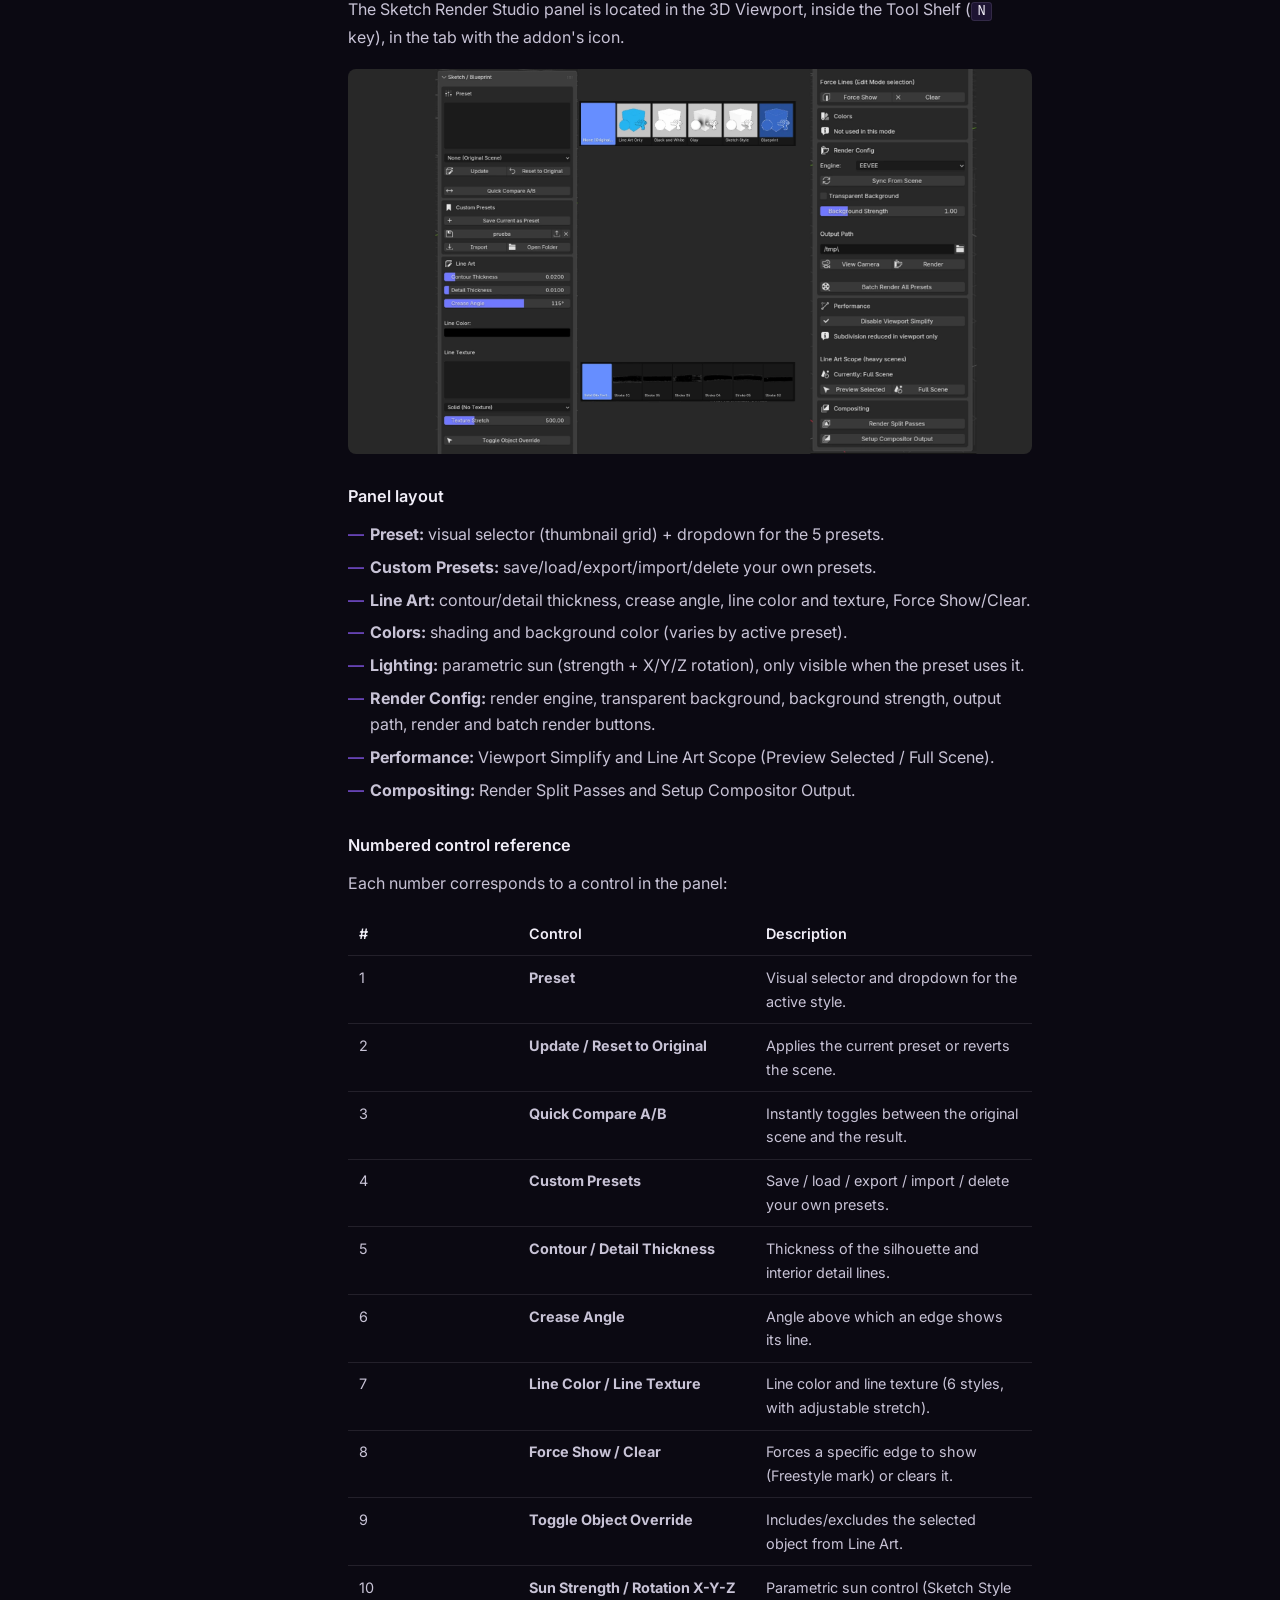
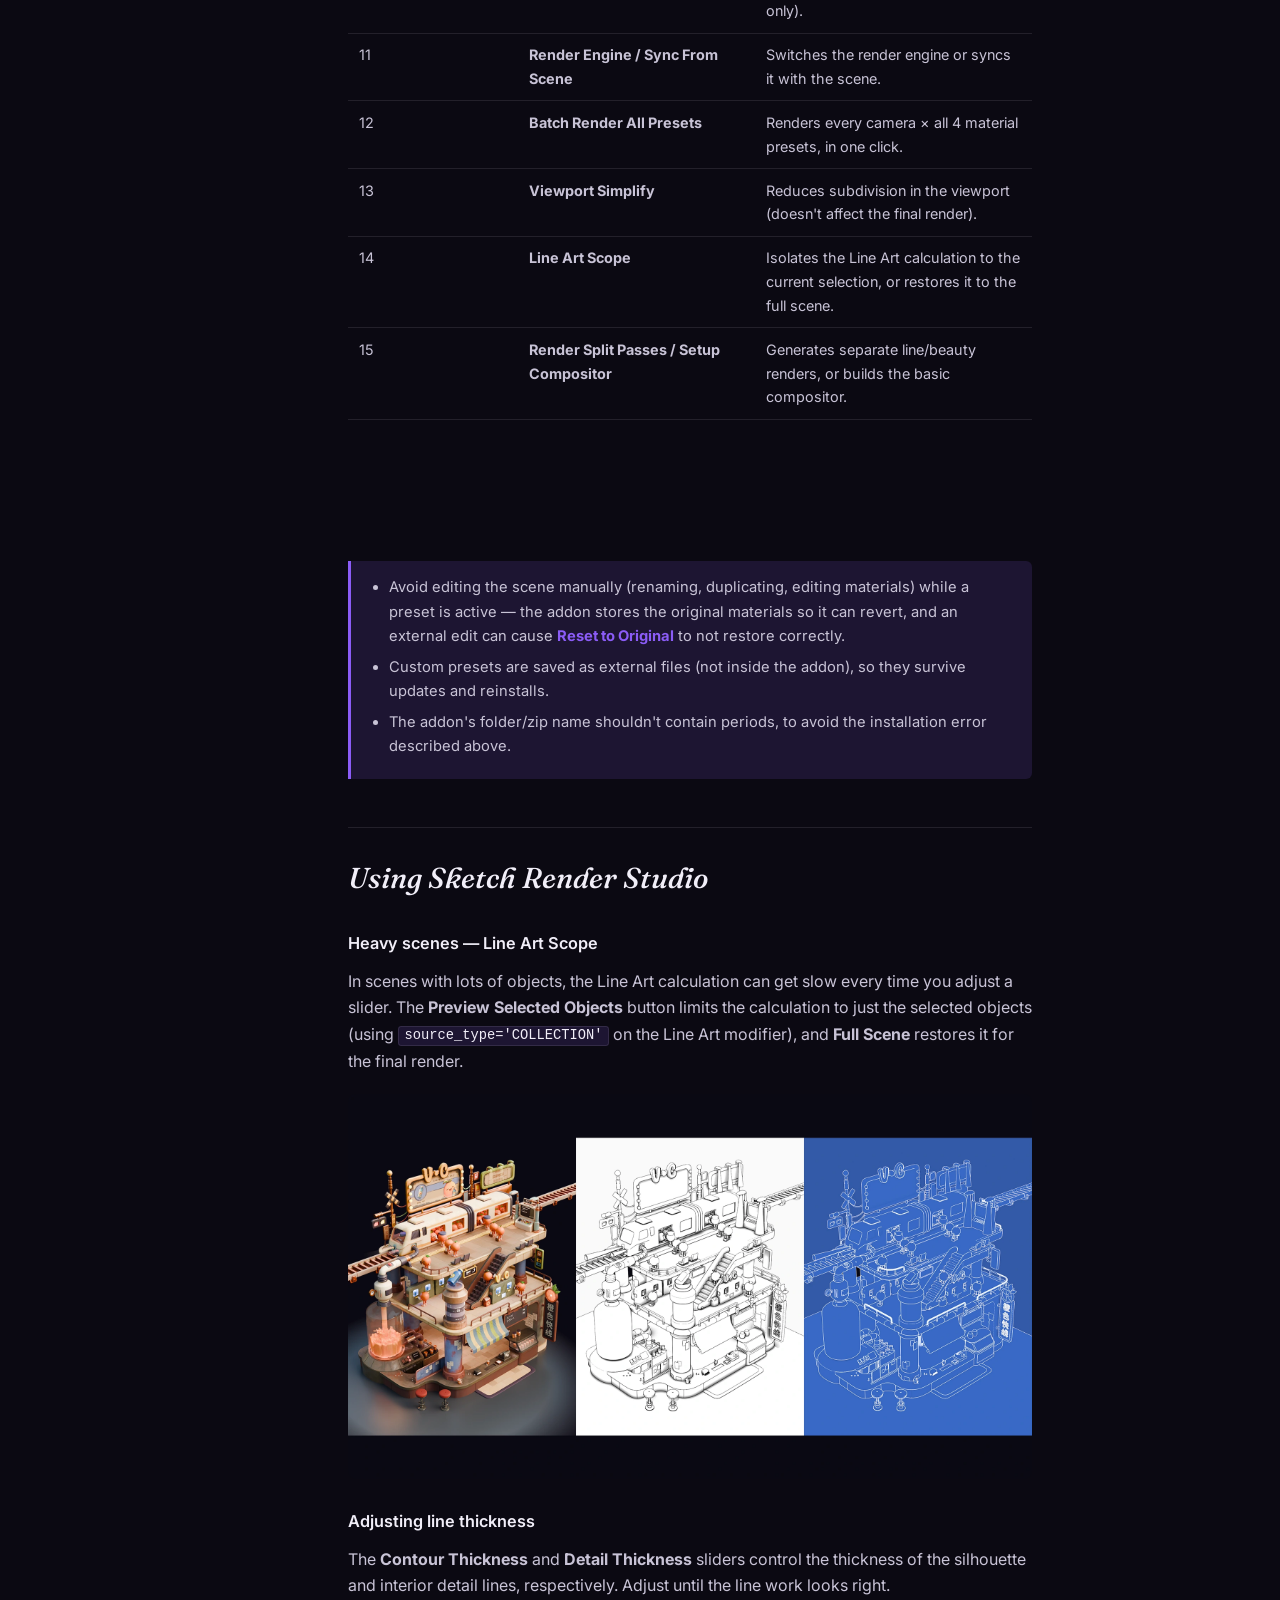
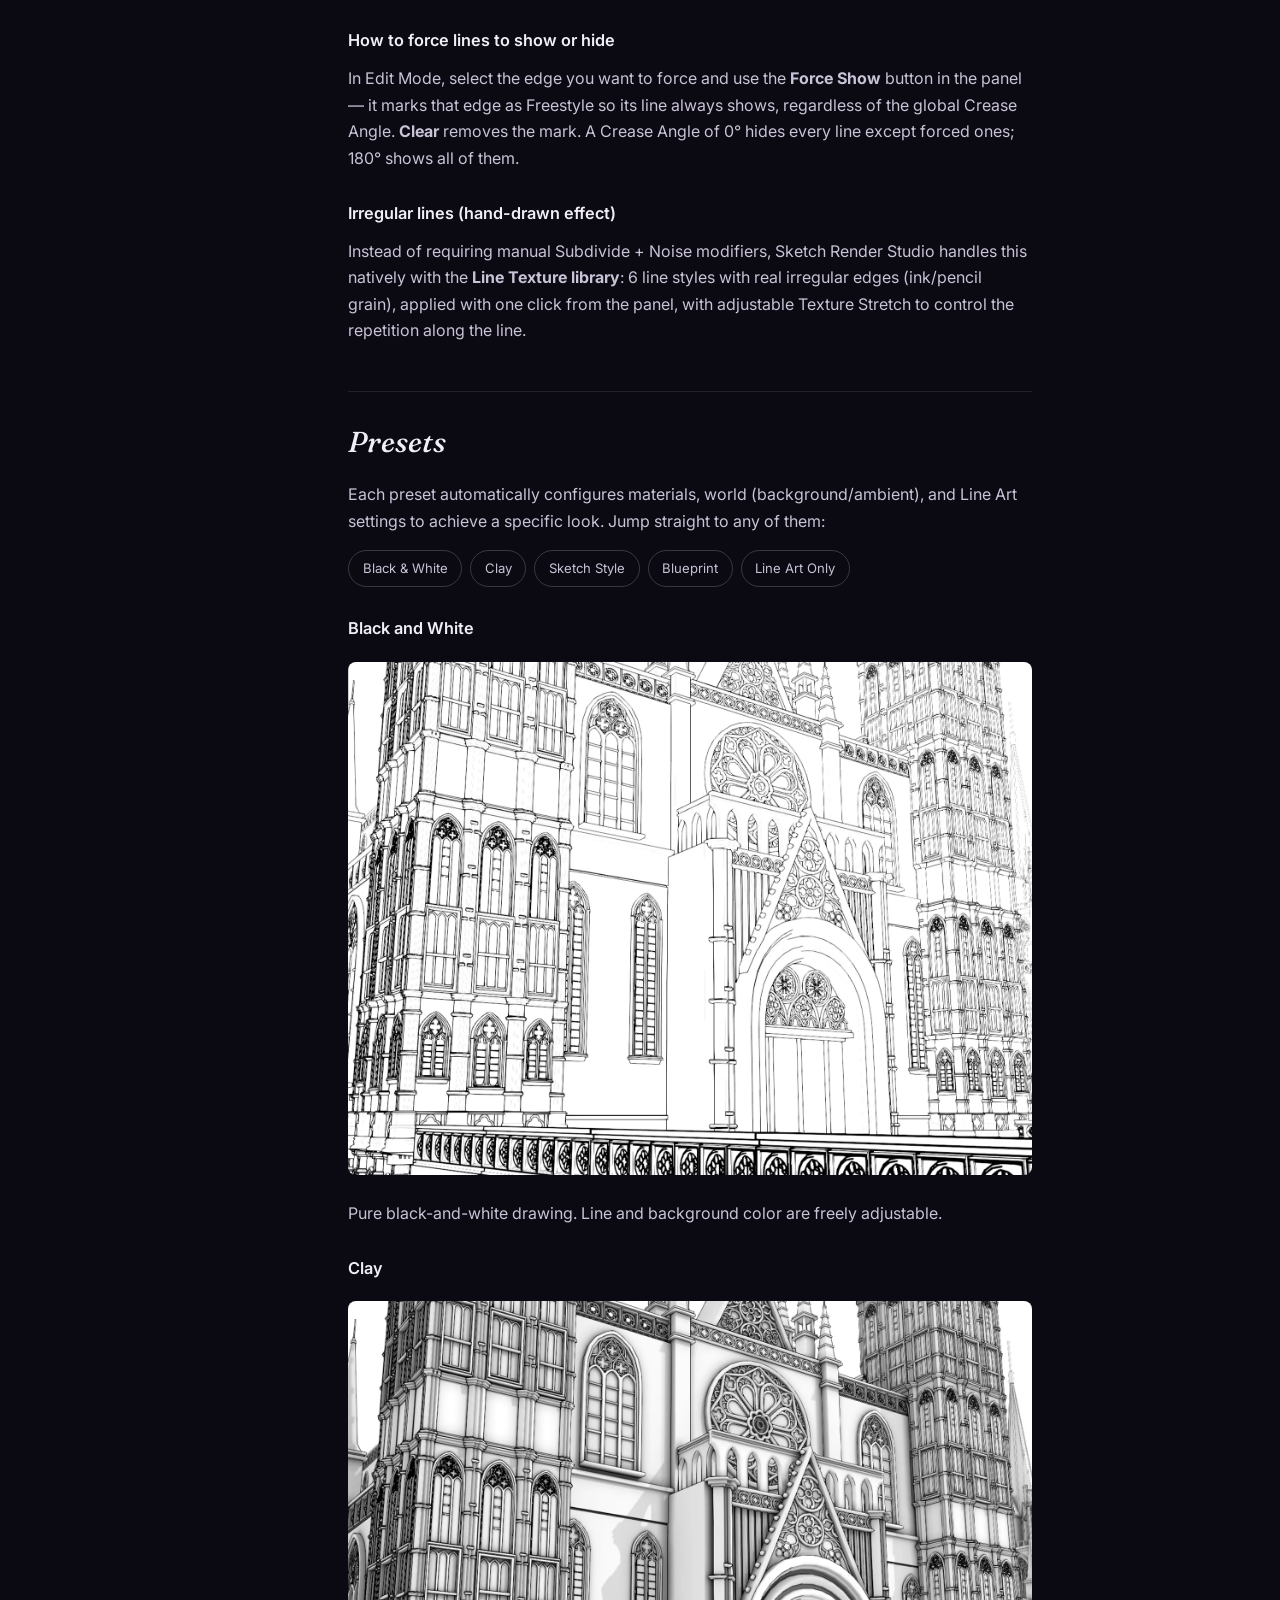
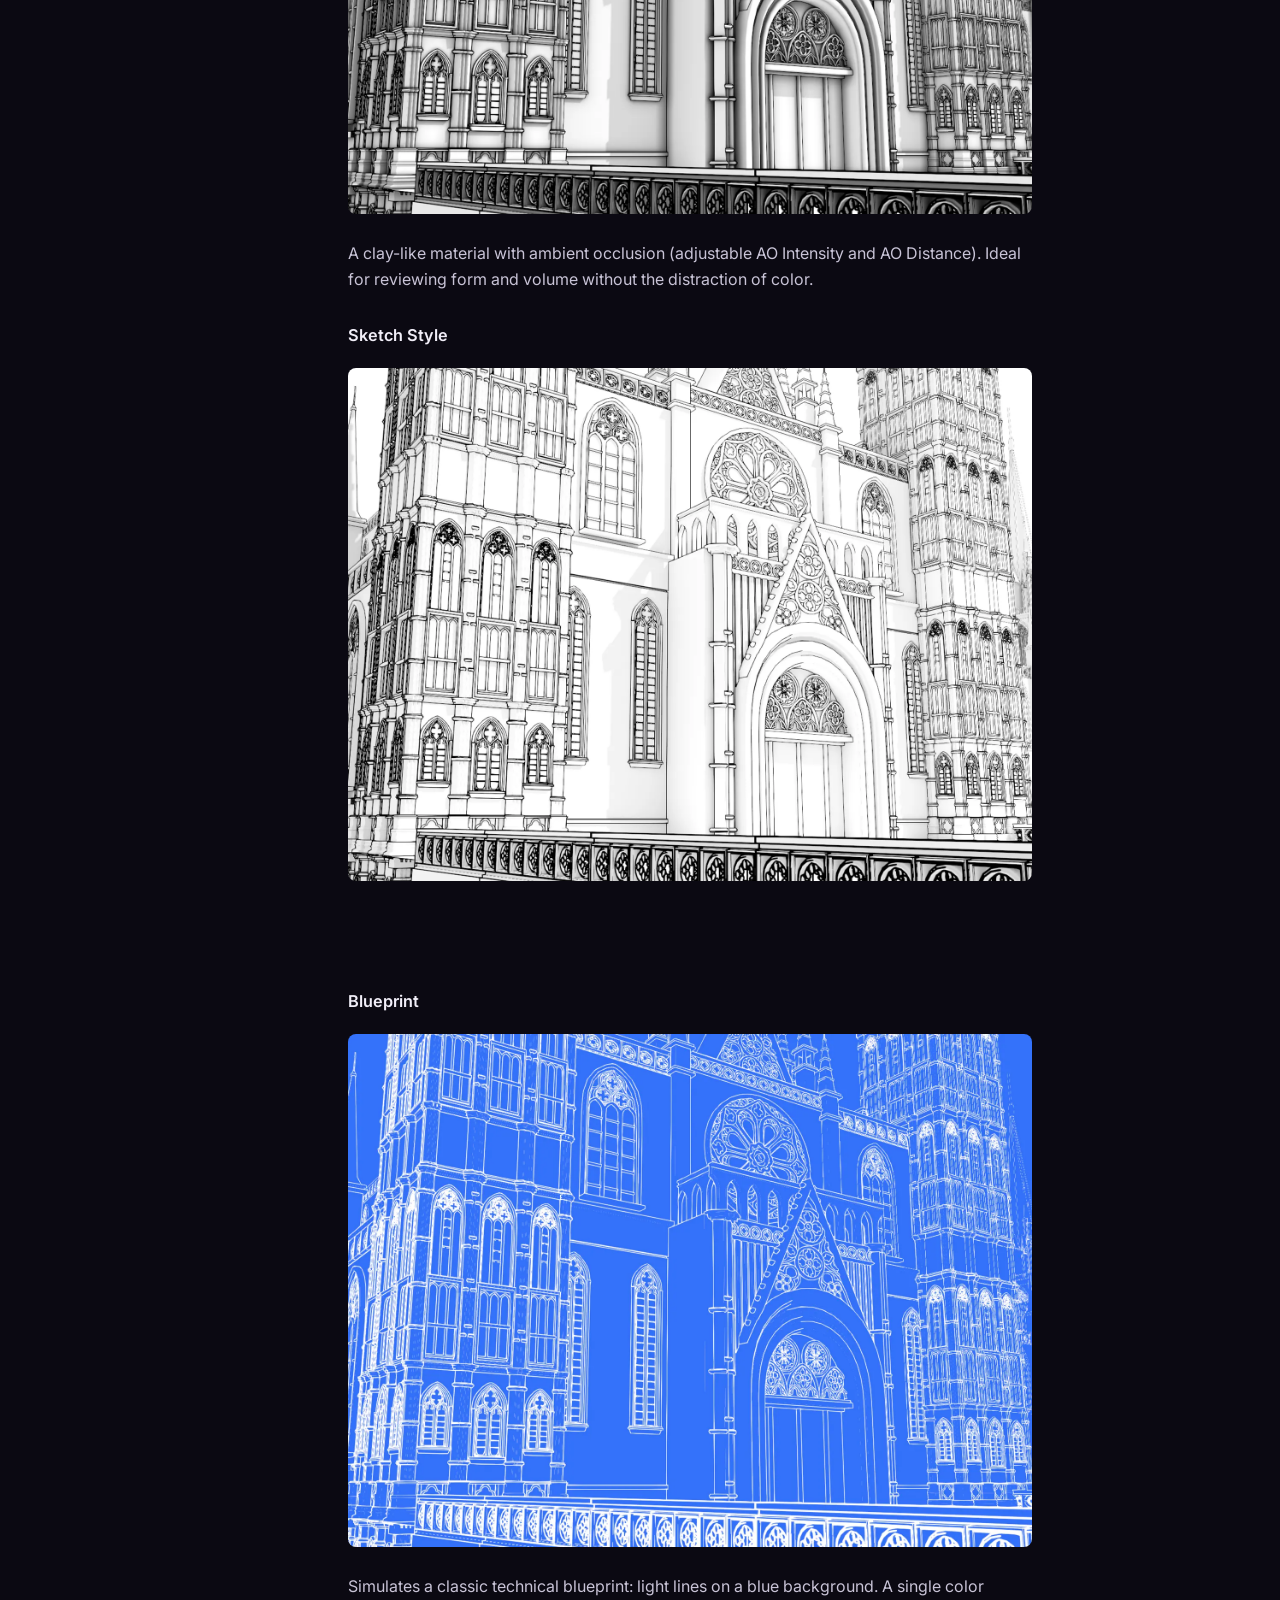
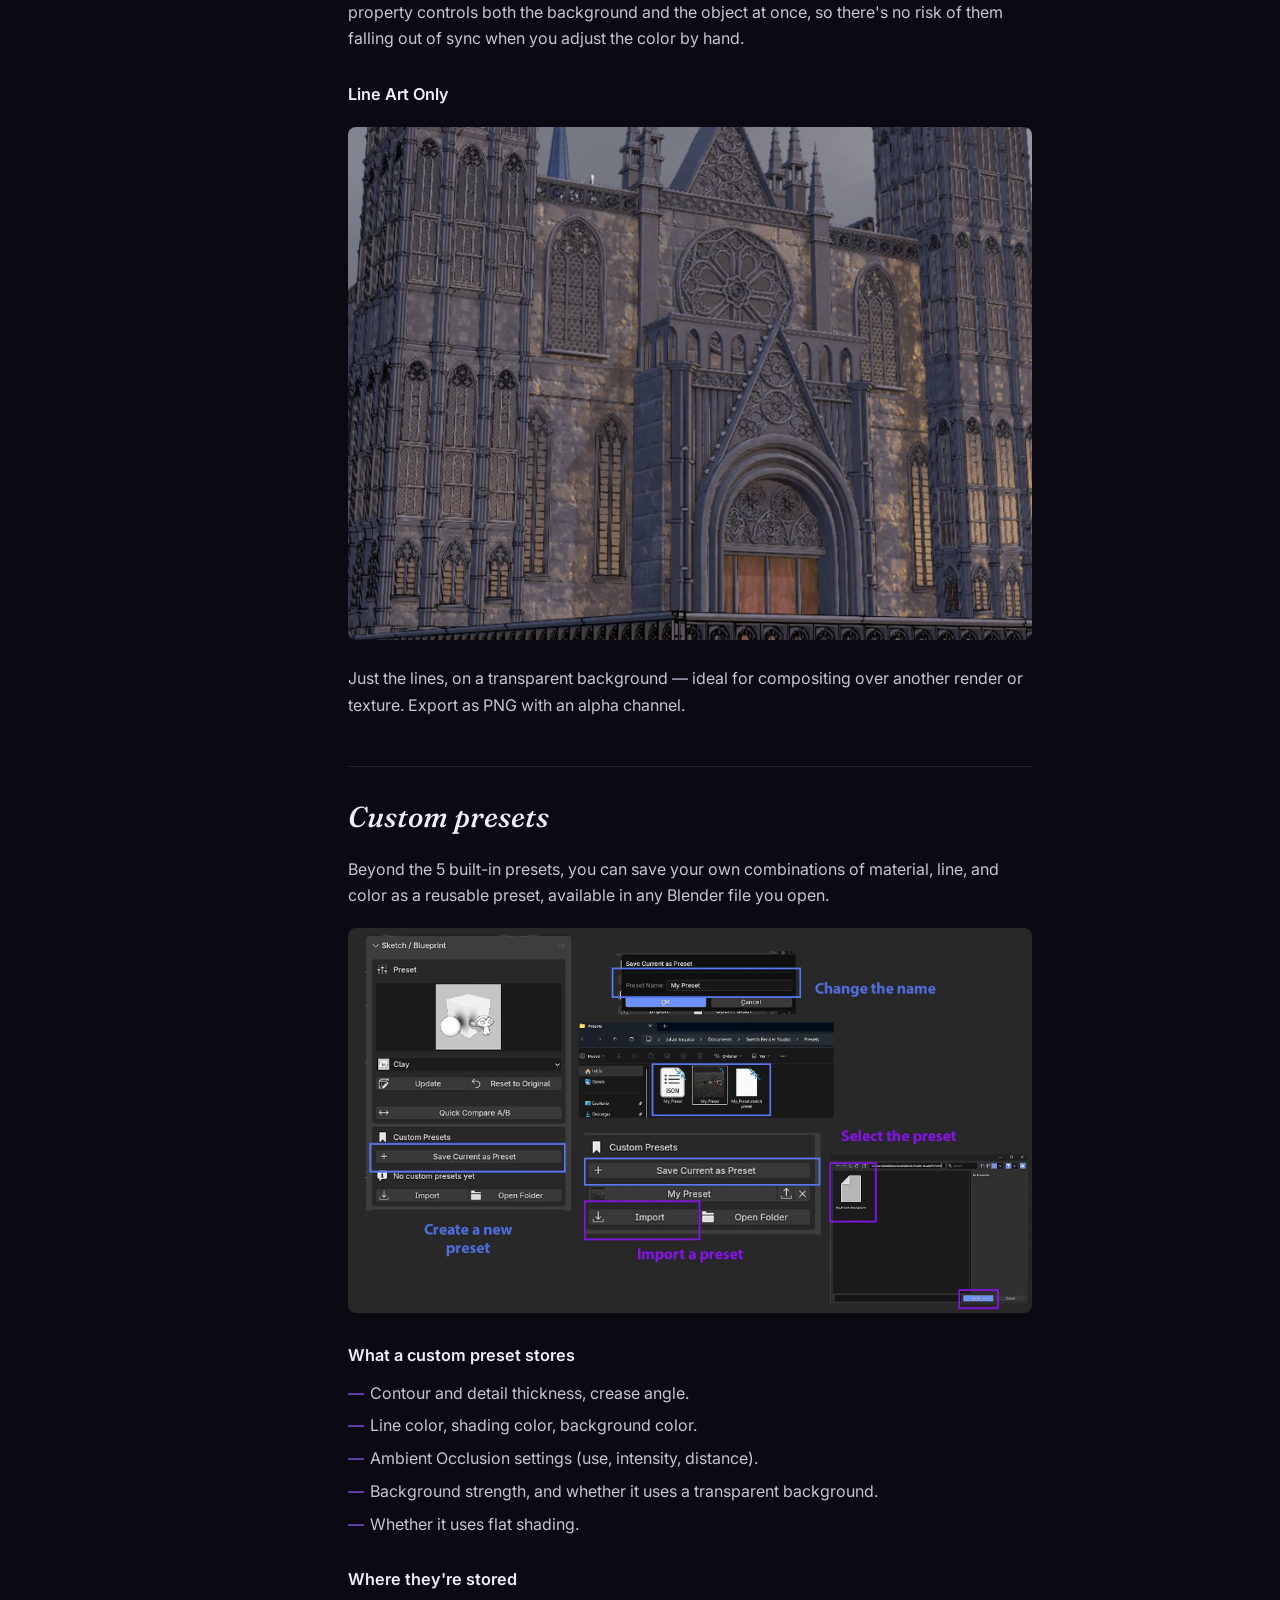
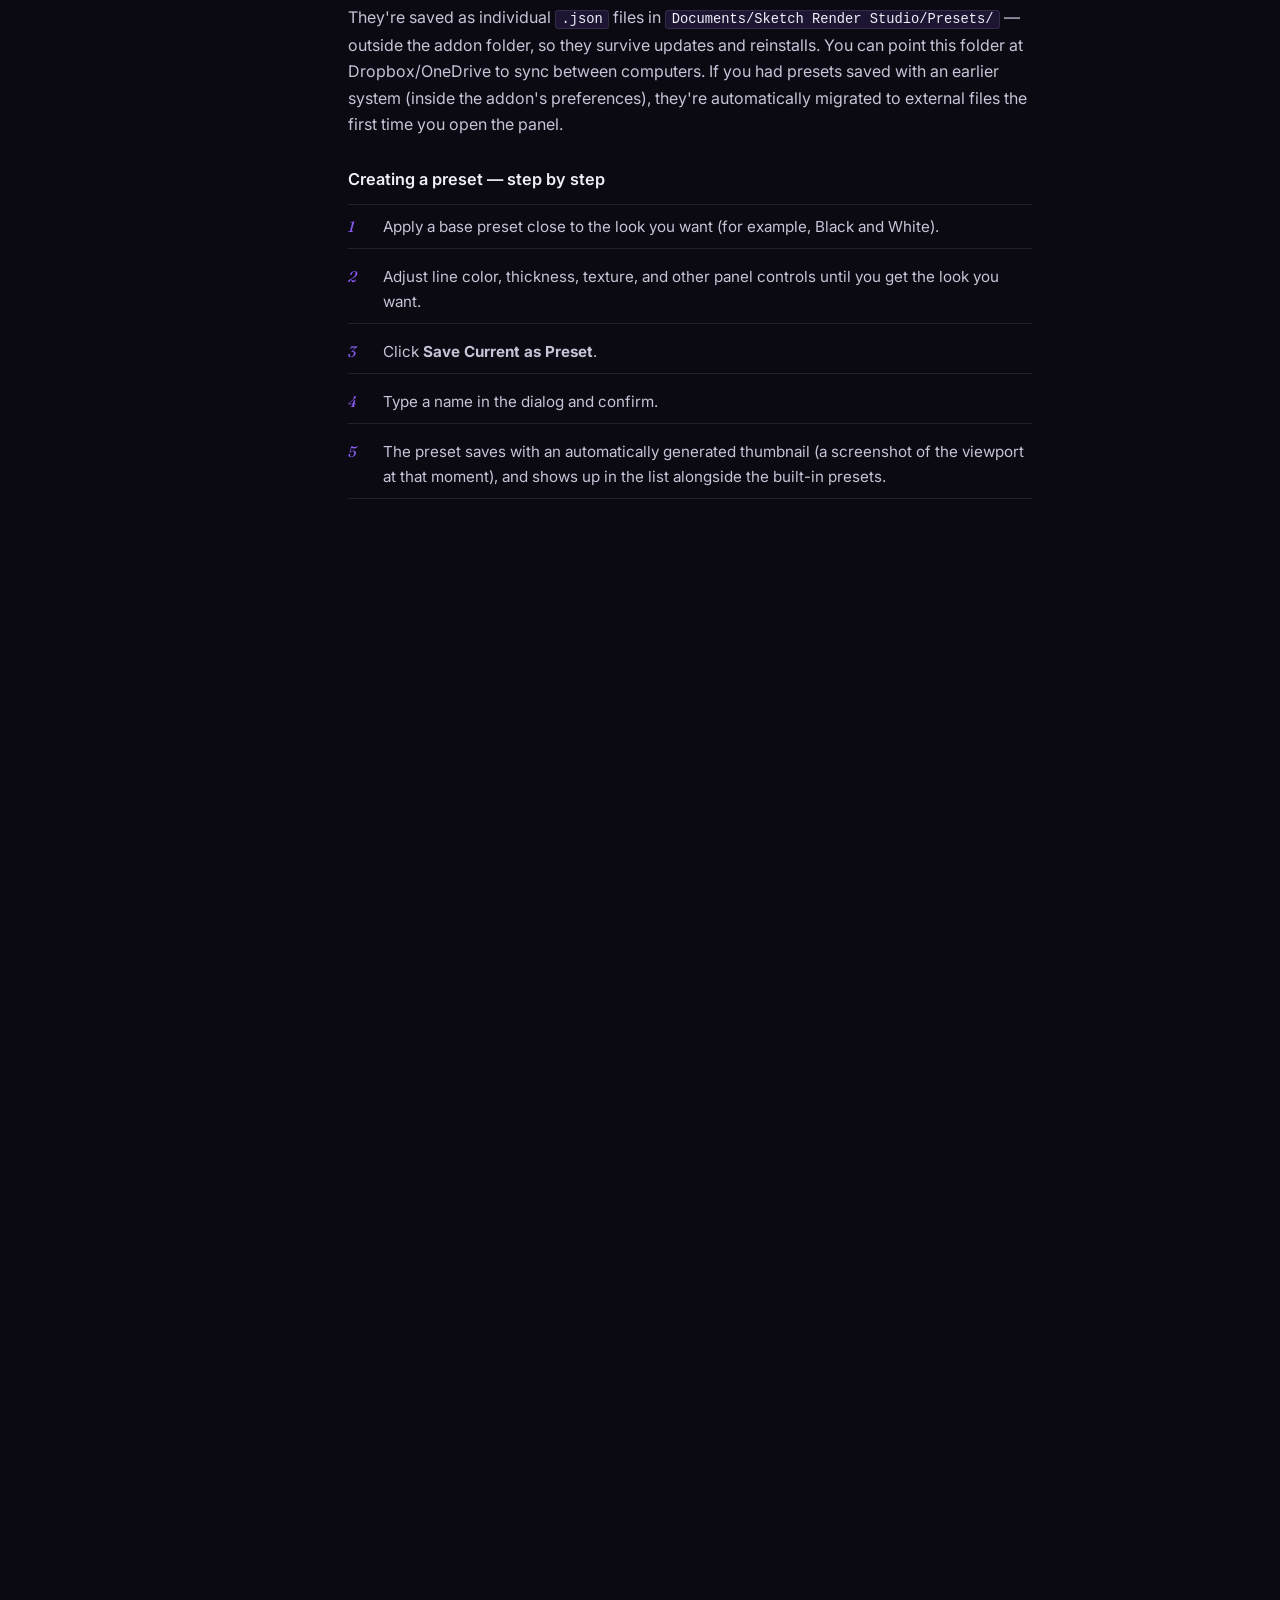
<file: sketch-render-studio/manual.html>
<!DOCTYPE html>
<html lang="en">
<head>
<meta charset="UTF-8">
<meta name="viewport" content="width=device-width, initial-scale=1.0">
<title>Sketch Render Studio — Manual</title>
<meta name="description" content="Reference documentation for Sketch Render Studio v1.5.0: installation, interface, all five presets, custom presets, batch render, compositing, and troubleshooting.">
<link rel="icon" href="data:image/svg+xml,%3Csvg xmlns='http://www.w3.org/2000/svg' viewBox='0 0 32 32'%3E%3Crect width='32' height='32' fill='%23100f0d'/%3E%3Cpath d='M6 24 24 6M11 24 24 11M6 19 19 6' stroke='%23f3efe6' stroke-width='1.4' fill='none'/%3E%3C/svg%3E">

<link rel="preconnect" href="https://fonts.googleapis.com">
<link rel="preconnect" href="https://fonts.gstatic.com" crossorigin>
<link href="https://fonts.googleapis.com/css2?family=Fraunces:ital,opsz,wght@0,9..144,400;0,9..144,600;1,9..144,400;1,9..144,500&family=Inter:wght@300;400;500;600&display=swap" rel="stylesheet">

<link rel="stylesheet" href="manual.css?v=20260810">
</head>
<body>

<a class="skip-link" href="#introduction">Skip to content</a>

<header class="topbar">
  <div class="topbar__brand-group">
    <a class="topbar__brand-hub" href="../index.html">Freynirks</a>
    <span class="topbar__brand-sep">/</span>
    <a class="topbar__brand" href="index.html">Sketch Render Studio</a>
  </div>
  <p class="topbar__meta">v1.5.0 · Blender 4.3 – 5.2+</p>
  <div class="topbar__actions">
    <button class="icon-btn" type="button" data-theme-toggle aria-label="Toggle light/dark theme">
      <span data-theme-icon>☾</span>
    </button>
    <button class="icon-btn topbar__hamburger" type="button" data-sidebar-toggle aria-label="Open contents" aria-expanded="false">☰</button>
  </div>
</header>

<div class="docs">

  <div class="sidebar-scrim" data-sidebar-scrim></div>

  <aside class="sidebar" data-sidebar>
    <div class="sidebar__head">
      <p class="sidebar__eyebrow">Contents</p>
      <div class="sidebar__expand-btns">
        <button type="button" data-expand-all title="Expand all">+</button>
        <button type="button" data-collapse-all title="Collapse all">−</button>
      </div>
    </div>

    <nav class="nav-tree" aria-label="Table of contents">
      <ul>
        <li><a href="#introduction" class="nav-tree__link">Introduction</a></li>
        <li><a href="#requirements" class="nav-tree__link">Requirements</a></li>
        <li><a href="#installation" class="nav-tree__link">Installation</a></li>
        <li><a href="#video" class="nav-tree__link">Video tutorial</a></li>

        <li class="nav-tree__parent">
          <div class="nav-tree__toggle" data-toggle role="button" tabindex="0">
            <span class="nav-tree__arrow">▸</span><span>User interface</span>
          </div>
          <ul class="nav-tree__children">
            <li><a href="#panel" class="nav-tree__link">Accessing the panel</a></li>
            <li><a href="#panel-layout" class="nav-tree__link">Panel layout</a></li>
            <li><a href="#controls" class="nav-tree__link">Numbered control reference</a></li>
          </ul>
        </li>

        <li><a href="#important-notes" class="nav-tree__link">Important notes</a></li>

        <li class="nav-tree__parent">
          <div class="nav-tree__toggle" data-toggle role="button" tabindex="0">
            <span class="nav-tree__arrow">▸</span><span>Using Sketch Render Studio</span>
          </div>
          <ul class="nav-tree__children">
            <li><a href="#heavy-scenes" class="nav-tree__link">Heavy scenes (Line Art Scope)</a></li>
            <li><a href="#line-thickness" class="nav-tree__link">Adjusting line thickness</a></li>
            <li><a href="#force-lines" class="nav-tree__link">Forcing lines to show/hide</a></li>
            <li><a href="#line-texture" class="nav-tree__link">Irregular lines (Line Texture)</a></li>
          </ul>
        </li>

        <li class="nav-tree__parent is-open">
          <div class="nav-tree__toggle" data-toggle role="button" tabindex="0">
            <span class="nav-tree__arrow">▸</span><span>Presets</span>
          </div>
          <ul class="nav-tree__children is-open">
            <li><a href="#preset-bw" class="nav-tree__link">Black &amp; White</a></li>
            <li><a href="#preset-clay" class="nav-tree__link">Clay</a></li>
            <li><a href="#preset-sketch" class="nav-tree__link">Sketch Style</a></li>
            <li><a href="#preset-blueprint" class="nav-tree__link">Blueprint</a></li>
            <li><a href="#preset-lineart" class="nav-tree__link">Line Art Only</a></li>
          </ul>
        </li>

        <li><a href="#custom-presets" class="nav-tree__link">Custom presets</a></li>

        <li class="nav-tree__parent">
          <div class="nav-tree__toggle" data-toggle role="button" tabindex="0">
            <span class="nav-tree__arrow">▸</span><span>Batch Render &amp; Compositing</span>
          </div>
          <ul class="nav-tree__children">
            <li><a href="#batch" class="nav-tree__link">Multi-camera batch render</a></li>
            <li><a href="#split-passes" class="nav-tree__link">Render Split Passes</a></li>
            <li><a href="#setup-compositor" class="nav-tree__link">Setup Compositor Output</a></li>
          </ul>
        </li>

        <li><a href="#troubleshooting" class="nav-tree__link">Troubleshooting</a></li>
        <li><a href="#support" class="nav-tree__link">Support</a></li>
      </ul>
    </nav>
  </aside>

  <main class="content">

    <h1 id="introduction">Sketch Render Studio</h1>
    <p class="lede">Sketch Render Studio is a Blender addon that automates the native Line Art (Grease Pencil) system to turn any 3D scene into a stylized sketch, blueprint, clay, or lines-only render — no manual material, modifier, or compositing setup. Works in both EEVEE and Cycles.</p>

    <div class="note">
      <b>Important:</b> Blender's Line Art system only calculates correctly in <b>camera view</b>. If you don't see lines in the render, first check that you're viewing through the scene camera.
    </div>

    <figure class="media" data-media="cover">
      <img class="media-slot__img" src="assets/img/hero.webp" alt="Blender scene rendered with the Sketch Style preset" loading="lazy">
    </figure>

    <h3>Key features</h3>
    <ul class="feature-list">
      <li><b>5 built-in presets:</b> Black and White, Clay, Sketch Style, Blueprint, and Line Art Only.</li>
      <li><b>Custom presets:</b> save your own looks with an automatic thumbnail, in an external file that survives addon updates.</li>
      <li><b>Export/Import</b> a single preset as a portable file (<code>.sketchpreset</code>) to share with someone else or between your own machines.</li>
      <li><b>Line texture library</b> (6 styles) with adjustable stretch and pixel size — gives the irregular, hand-drawn line effect.</li>
      <li><b>Quick Compare (A/B):</b> instantly toggle between the original scene and the preset result.</li>
      <li><b>Parametric sun</b> for Sketch Style: strength and X/Y/Z rotation sliders, instead of rotating the object by hand.</li>
      <li><b>Force Show / Clear</b> for specific lines via Freestyle marks, with dedicated buttons — no need to go through the Edge menu manually.</li>
      <li><b>Multi-camera batch render:</b> renders every camera in the scene across all 4 material presets, in one click.</li>
      <li><b>Render Split Passes:</b> generates 2 PNGs (lines and beauty rendered separately) without touching the compositor.</li>
      <li><b>Line Art Scope:</b> isolates the Line Art calculation to just the selected objects while you tune parameters on heavy scenes, and restores it to the full scene with one click.</li>
      <li><b>One universal package:</b> compatible with Blender 4.3 through 5.2+, no need to download different versions per Blender release.</li>
    </ul>

    <h3>Blender compatibility</h3>
    <p>Compatible with Blender 4.3 and later (tested on 4.3, 4.5 LTS, and 5.2 LTS). Works on Windows, macOS, and Linux.</p>

    <h2 id="requirements">System requirements</h2>
    <table class="table">
      <tr><th>Blender</th><td>4.3 or later — universal package, tested up to 5.2 LTS</td></tr>
      <tr><th>Operating systems</th><td>Windows, macOS, Linux</td></tr>
      <tr><th>Render engine</th><td>EEVEE or Cycles</td></tr>
    </table>

    <h2 id="installation">Installation</h2>
    <ol class="step-list">
      <li>Download the Sketch Render Studio <code>.zip</code> from Superhive.</li>
      <li>In Blender: <code>Edit &gt; Preferences &gt; Add-ons</code>.</li>
      <li>Click the top-right dropdown menu &gt; <code>Install from Disk…</code></li>
      <li>Select the <code>.zip</code> and confirm.</li>
      <li>Verify it's enabled by finding “Sketch Render Studio” in the list.</li>
    </ol>
    <div class="warn"><b>Important:</b> the addon's folder/file name shouldn't contain periods (for example “5.2”) — Blender can truncate the module name on install, causing a “No module named…” error. Use underscores if you need to version the name.</div>

    <h3>Verifying the installation</h3>
    <p>The panel appears in the 3D Viewport's Tool Shelf (<code>N</code> key), in the tab with the addon's icon, under the name “Sketch Render Studio”.</p>

    <h2 id="video">Video tutorial</h2>
    <figure class="media media--video" data-media="video-tutorial">
      <div class="media-slot">
        <span class="media-slot__icon">▷</span>
        <span class="media-slot__label">Video · Full tutorial</span>
        <span class="media-slot__note">Still to be recorded and uploaded to YouTube/Vimeo. Replace with the embed or a local &lt;video&gt;.</span>
      </div>
    </figure>

    <h2 id="interface">User interface</h2>
    <h3 id="panel">Accessing the panel</h3>
    <p>The Sketch Render Studio panel is located in the 3D Viewport, inside the Tool Shelf (<code>N</code> key), in the tab with the addon's icon.</p>

    <figure class="media" data-media="interface">
      <img class="media-slot__img" src="assets/img/interfaz.webp" alt="Sketch Render Studio panel open in the 3D Viewport's Tool Shelf" loading="lazy">
    </figure>

    <h3 id="panel-layout">Panel layout</h3>
    <ul class="feature-list">
      <li><b>Preset:</b> visual selector (thumbnail grid) + dropdown for the 5 presets.</li>
      <li><b>Custom Presets:</b> save/load/export/import/delete your own presets.</li>
      <li><b>Line Art:</b> contour/detail thickness, crease angle, line color and texture, Force Show/Clear.</li>
      <li><b>Colors:</b> shading and background color (varies by active preset).</li>
      <li><b>Lighting:</b> parametric sun (strength + X/Y/Z rotation), only visible when the preset uses it.</li>
      <li><b>Render Config:</b> render engine, transparent background, background strength, output path, render and batch render buttons.</li>
      <li><b>Performance:</b> Viewport Simplify and Line Art Scope (Preview Selected / Full Scene).</li>
      <li><b>Compositing:</b> Render Split Passes and Setup Compositor Output.</li>
    </ul>

    <h3 id="controls">Numbered control reference</h3>
    <p>Each number corresponds to a control in the panel:</p>
    <table class="table">
      <tr><th>#</th><th>Control</th><th>Description</th></tr>
      <tr><td>1</td><td><b>Preset</b></td><td>Visual selector and dropdown for the active style.</td></tr>
      <tr><td>2</td><td><b>Update / Reset to Original</b></td><td>Applies the current preset or reverts the scene.</td></tr>
      <tr><td>3</td><td><b>Quick Compare A/B</b></td><td>Instantly toggles between the original scene and the result.</td></tr>
      <tr><td>4</td><td><b>Custom Presets</b></td><td>Save / load / export / import / delete your own presets.</td></tr>
      <tr><td>5</td><td><b>Contour / Detail Thickness</b></td><td>Thickness of the silhouette and interior detail lines.</td></tr>
      <tr><td>6</td><td><b>Crease Angle</b></td><td>Angle above which an edge shows its line.</td></tr>
      <tr><td>7</td><td><b>Line Color / Line Texture</b></td><td>Line color and line texture (6 styles, with adjustable stretch).</td></tr>
      <tr><td>8</td><td><b>Force Show / Clear</b></td><td>Forces a specific edge to show (Freestyle mark) or clears it.</td></tr>
      <tr><td>9</td><td><b>Toggle Object Override</b></td><td>Includes/excludes the selected object from Line Art.</td></tr>
      <tr><td>10</td><td><b>Sun Strength / Rotation X-Y-Z</b></td><td>Parametric sun control (Sketch Style only).</td></tr>
      <tr><td>11</td><td><b>Render Engine / Sync From Scene</b></td><td>Switches the render engine or syncs it with the scene.</td></tr>
      <tr><td>12</td><td><b>Batch Render All Presets</b></td><td>Renders every camera × all 4 material presets, in one click.</td></tr>
      <tr><td>13</td><td><b>Viewport Simplify</b></td><td>Reduces subdivision in the viewport (doesn't affect the final render).</td></tr>
      <tr><td>14</td><td><b>Line Art Scope</b></td><td>Isolates the Line Art calculation to the current selection, or restores it to the full scene.</td></tr>
      <tr><td>15</td><td><b>Render Split Passes / Setup Compositor</b></td><td>Generates separate line/beauty renders, or builds the basic compositor.</td></tr>
    </table>

    <h2 id="important-notes">Important notes</h2>
    <div class="note">
      <ul style="margin-bottom:0;">
        <li>Avoid editing the scene manually (renaming, duplicating, editing materials) while a preset is active — the addon stores the original materials so it can revert, and an external edit can cause <b>Reset to Original</b> to not restore correctly.</li>
        <li>Custom presets are saved as external files (not inside the addon), so they survive updates and reinstalls.</li>
        <li>The addon's folder/zip name shouldn't contain periods, to avoid the installation error described above.</li>
      </ul>
    </div>

    <h2 id="usage">Using Sketch Render Studio</h2>

    <h3 id="heavy-scenes">Heavy scenes — Line Art Scope</h3>
    <p>In scenes with lots of objects, the Line Art calculation can get slow every time you adjust a slider. The <b>Preview Selected Objects</b> button limits the calculation to just the selected objects (using <code>source_type='COLLECTION'</code> on the Line Art modifier), and <b>Full Scene</b> restores it for the final render.</p>
    <figure class="media" data-media="line-art-scope">
      <img class="media-slot__img" src="assets/img/line-art-scope.webp" alt="Line Art Scope — isolated scene vs. full scene" loading="lazy">
    </figure>

    <h3 id="line-thickness">Adjusting line thickness</h3>
    <p>The <b>Contour Thickness</b> and <b>Detail Thickness</b> sliders control the thickness of the silhouette and interior detail lines, respectively. Adjust until the line work looks right.</p>

    <h3 id="force-lines">How to force lines to show or hide</h3>
    <p>In Edit Mode, select the edge you want to force and use the <b>Force Show</b> button in the panel — it marks that edge as Freestyle so its line always shows, regardless of the global Crease Angle. <b>Clear</b> removes the mark. A Crease Angle of 0° hides every line except forced ones; 180° shows all of them.</p>

    <h3 id="line-texture">Irregular lines (hand-drawn effect)</h3>
    <p>Instead of requiring manual Subdivide + Noise modifiers, Sketch Render Studio handles this natively with the <b>Line Texture library</b>: 6 line styles with real irregular edges (ink/pencil grain), applied with one click from the panel, with adjustable Texture Stretch to control the repetition along the line.</p>

    <h2 id="presets">Presets</h2>
    <p>Each preset automatically configures materials, world (background/ambient), and Line Art settings to achieve a specific look. Jump straight to any of them:</p>
    <div class="chip-row">
      <a class="chip" href="#preset-bw">Black &amp; White</a>
      <a class="chip" href="#preset-clay">Clay</a>
      <a class="chip" href="#preset-sketch">Sketch Style</a>
      <a class="chip" href="#preset-blueprint">Blueprint</a>
      <a class="chip" href="#preset-lineart">Line Art Only</a>
    </div>

    <h3 id="preset-bw">Black and White</h3>
    <figure class="media" data-media="preset-bw">
      <img class="media-slot__img" src="assets/img/preset-bw.webp" alt="Render with the Black and White preset" loading="lazy">
    </figure>
    <p>Pure black-and-white drawing. Line and background color are freely adjustable.</p>

    <h3 id="preset-clay">Clay</h3>
    <figure class="media" data-media="preset-clay">
      <img class="media-slot__img" src="assets/img/preset-clay.webp" alt="Render with the Clay preset" loading="lazy">
    </figure>
    <p>A clay-like material with ambient occlusion (adjustable AO Intensity and AO Distance). Ideal for reviewing form and volume without the distraction of color.</p>

    <h3 id="preset-sketch">Sketch Style</h3>
    <figure class="media" data-media="preset-sketch">
      <img class="media-slot__img" src="assets/img/preset-sketch.webp" alt="Render with the Sketch Style preset" loading="lazy">
    </figure>
    <p>A hand-drawn sketch look with directional shading, controlled by a parametric sun (strength + X/Y/Z rotation) that the addon adds automatically.</p>

    <h3 id="preset-blueprint">Blueprint</h3>
    <figure class="media" data-media="preset-blueprint">
      <img class="media-slot__img" src="assets/img/preset-blueprint.webp" alt="Render with the Blueprint preset" loading="lazy">
    </figure>
    <p>Simulates a classic technical blueprint: light lines on a blue background. A single color property controls both the background and the object at once, so there's no risk of them falling out of sync when you adjust the color by hand.</p>

    <h3 id="preset-lineart">Line Art Only</h3>
    <figure class="media" data-media="preset-lineart">
      <img class="media-slot__img" src="assets/img/preset-lineart.webp" alt="Render with the Line Art Only preset" loading="lazy">
    </figure>
    <p>Just the lines, on a transparent background — ideal for compositing over another render or texture. Export as PNG with an alpha channel.</p>

    <h2 id="custom-presets">Custom presets</h2>
    <p>Beyond the 5 built-in presets, you can save your own combinations of material, line, and color as a reusable preset, available in any Blender file you open.</p>
    <figure class="media" data-media="custom-presets">
      <img class="media-slot__img" src="assets/img/custom-presets.webp" alt="Saving a custom preset with its thumbnail" loading="lazy">
    </figure>

    <h3>What a custom preset stores</h3>
    <ul class="feature-list">
      <li>Contour and detail thickness, crease angle.</li>
      <li>Line color, shading color, background color.</li>
      <li>Ambient Occlusion settings (use, intensity, distance).</li>
      <li>Background strength, and whether it uses a transparent background.</li>
      <li>Whether it uses flat shading.</li>
    </ul>

    <h3>Where they're stored</h3>
    <p>They're saved as individual <code>.json</code> files in <code>Documents/Sketch Render Studio/Presets/</code> — outside the addon folder, so they survive updates and reinstalls. You can point this folder at Dropbox/OneDrive to sync between computers. If you had presets saved with an earlier system (inside the addon's preferences), they're automatically migrated to external files the first time you open the panel.</p>

    <h3>Creating a preset — step by step</h3>
    <ol class="step-list">
      <li>Apply a base preset close to the look you want (for example, Black and White).</li>
      <li>Adjust line color, thickness, texture, and other panel controls until you get the look you want.</li>
      <li>Click <b>Save Current as Preset</b>.</li>
      <li>Type a name in the dialog and confirm.</li>
      <li>The preset saves with an automatically generated thumbnail (a screenshot of the viewport at that moment), and shows up in the list alongside the built-in presets.</li>
    </ol>

    <h3>Using a saved preset</h3>
    <p>Click its name in the Custom Presets list — it applies just like a built-in preset.</p>

    <h3>Managing presets (export / import)</h3>
    <ul class="feature-list">
      <li><b>Export:</b> an export button next to each preset — packages the JSON + thumbnail into a single portable <code>.sketchpreset</code> file.</li>
      <li><b>Import:</b> a general “Import” button — rebuilds the preset (with its thumbnail) locally from that shared file.</li>
      <li><b>Delete:</b> an X icon next to each preset.</li>
      <li><b>Open Folder:</b> opens the presets folder in the system's file explorer.</li>
    </ul>

    <h3>Thumbnails</h3>
    <p>Every custom preset automatically gets a real thumbnail (a screenshot of the viewport at the moment you save), visible in the panel's list — not a generic icon.</p>

    <h2 id="batch-compositing">Batch Render &amp; Compositing</h2>

    <h3 id="batch">Multi-camera batch render</h3>
    <figure class="media" data-media="batch">
      <video class="media-slot__img" autoplay muted loop playsinline preload="metadata">
        <source src="assets/video/batch.mp4" type="video/mp4">
      </video>
    </figure>
    <p>Automatically renders the 4 material presets (Black and White, Clay, Sketch Style, Blueprint — Line Art Only is excluded since it has no material of its own) for every camera in the scene, with no manual selection. Names files as <code>{name}_{camera}_{suffix}.png</code>. Requires the output folder to already exist and at least one camera in the scene.</p>

    <h3 id="split-passes">Render Split Passes</h3>
    <p>Generates 2 direct PNG renders: one with a Holdout material (just the silhouette/lines with transparency) and one with the original materials (with the Grease Pencil hidden) — without you needing to touch the compositor for this specific function.</p>

    <h3 id="setup-compositor">Setup Compositor Output</h3>
    <p>Builds a basic compositor node tree (Render Layers → File Output) for general output control.</p>

    <h2 id="troubleshooting">Troubleshooting</h2>

    <h3>The addon doesn't show up in the panel</h3>
    <p>Confirm it's enabled under <code>Edit &gt; Preferences &gt; Add-ons</code> by searching for “Sketch Render Studio”.</p>

    <h3>“No module named…” error on install</h3>
    <p>The file/folder name contains a period, which truncates the module name. Rename it without periods and reinstall.</p>

    <h3>Lines don't show up in the render</h3>
    <p>Make sure you're in camera view — Blender's Line Art system only calculates correctly from that view.</p>

    <h2 id="support">Support</h2>
    <p>For questions, bug reports, or suggestions, reach out through Superhive or our support channel.</p>
    <div class="cta-row">
      <a class="btn" href="https://superhivemarket.com/products/sketch-render-studio" target="_blank" rel="noopener">Superhive Store ↗</a>
      <a class="btn btn--ghost" href="#" data-external-placeholder>Support channel ↗</a>
    </div>

    <h3>Credits</h3>
    <p>Author: Toquica</p>

    <footer class="content-footer">
      <p>SKETCH RENDER STUDIO — © 2026 Toquica</p>
      <p style="opacity:0.5; font-size:0.8em;">build 20260810.2</p>
      <p><a href="index.html">← Back to overview</a></p>
    </footer>

  </main>
</div>

<script defer src="manual.js?v=20260810"></script>
</body>
</html>
</file>
<file: styles.css>
/* =============================================================
   1. Tokens
   ============================================================= */
:root{
  --bg:          #0b0912;
  --bg-2:        #120f1c;
  --bg-3:        #191527;
  --cream:       #f1eef8;
  --cream-2:     #c8c3d6;
  --cream-3:     #83809a;
  --accent:      #8b5cf6;
  --accent-2:    #c4b5fd;
  --accent-deep: #6d28d9;
  --line:        rgba(238,235,248,0.10);
  --line-strong: rgba(238,235,248,0.20);

  --serif: 'Fraunces', ui-serif, Georgia, serif;
  --sans:  'Inter', -apple-system, BlinkMacSystemFont, "Segoe UI", system-ui, sans-serif;

  --ease-out:  cubic-bezier(0.16, 1, 0.3, 1);
  --ease-soft: cubic-bezier(0.25, 0.46, 0.45, 0.94);

  --gutter: clamp(1.25rem, 4vw, 3rem);
  --nav-h: 64px;
}

/* =============================================================
   2. Reset & base
   ============================================================= */
*, *::before, *::after{ box-sizing: border-box; margin: 0; }
html{ -webkit-text-size-adjust: 100%; scroll-behavior: smooth; }
@media (prefers-reduced-motion: reduce){ html{ scroll-behavior: auto; } }
body{
  background: var(--bg);
  color: var(--cream-2);
  font-family: var(--sans);
  font-weight: 300;
  font-size: 16px;
  line-height: 1.6;
  -webkit-font-smoothing: antialiased;
  -moz-osx-font-smoothing: grayscale;
  text-rendering: optimizeLegibility;
  overflow-x: clip;
  overscroll-behavior-y: none;
}
img, svg, video{ display:block; max-width:100%; height:auto; }
a{ color: inherit; text-decoration:none; }
button{ font: inherit; color: inherit; cursor:pointer; border:0; background:none; }
p{ text-wrap: pretty; }
h1, h2, h3{ text-wrap: balance; line-height: 1.05; }
::selection{ background: var(--accent); color: var(--bg); }
:focus-visible{ outline: 2px solid var(--accent); outline-offset: 3px; border-radius: 2px; }

.skip-link{
  position: fixed; top:-100px; left:1rem;
  padding:.7rem 1.1rem; background: var(--cream); color: var(--bg);
  z-index: 9999; border-radius: 4px; font-weight:500; font-size: 14px;
  transition: top 0.2s var(--ease-out);
}
.skip-link:focus{ top: 1rem; }

.eyebrow{
  font-family: var(--sans);
  font-size: 12px;
  font-weight: 500;
  letter-spacing: 0.16em;
  text-transform: uppercase;
  color: var(--accent);
  margin: 0 0 1.1rem 0;
}

.badge-pill{
  display:inline-flex; align-items:center; gap:0.45rem;
  padding: 0.45rem 1rem;
  border-radius: 999px;
  border: 1px solid var(--line-strong);
  background: rgba(139,92,246,0.08);
  color: var(--accent-2);
  font-family: var(--sans);
  font-size: 12.5px;
  font-weight: 500;
  letter-spacing: 0.03em;
  margin-bottom: 1.4rem;
}

[data-reveal]{
  opacity: 0;
  transform: translateY(28px);
  transition: opacity 0.9s var(--ease-soft), transform 0.9s var(--ease-soft);
}
[data-reveal].is-visible{ opacity: 1; transform: translateY(0); }

/* =============================================================
   3. Nav
   ============================================================= */
.nav{
  position: sticky; top:0; z-index: 200;
  height: var(--nav-h);
  display:flex; align-items:center; justify-content:space-between;
  padding: 0 var(--gutter);
  /* solid fallback first — browsers without backdrop-filter still get a readable bar */
  background: rgba(11,9,18,0.92);
  border-bottom: 1px solid rgba(238,235,248,0.08);
  box-shadow: 0 1px 0 rgba(255,255,255,0.05) inset, 0 12px 30px rgba(0,0,0,0.22);
}
@supports (backdrop-filter: blur(1px)) or (-webkit-backdrop-filter: blur(1px)){
  .nav{
    background: rgba(11,9,18,0.42);
    backdrop-filter: blur(20px) saturate(180%);
    -webkit-backdrop-filter: blur(20px) saturate(180%);
  }
}
.nav__brand{
  font-family: var(--serif);
  font-style: italic;
  font-weight: 500;
  font-size: 1.15rem;
  color: var(--cream);
}
.nav__links{ display:flex; gap: clamp(1rem, 3vw, 2rem); }
.nav__links a{
  font-size: 0.88rem;
  color: var(--cream-2);
  transition: color 0.2s var(--ease-out);
}
.nav__links a:hover{ color: var(--accent); }

/* =============================================================
   4. Media slot placeholder
   ============================================================= */
.media-fill{ width:100%; height:100%; object-fit: cover; }
.media-slot{
  position: absolute; inset:0;
  display:flex; flex-direction:column; align-items:center; justify-content:center;
  gap: 0.6rem;
  text-align:center;
  padding: 2rem;
  background:
    repeating-linear-gradient(135deg, rgba(238,235,248,0.025) 0 2px, transparent 2px 26px),
    linear-gradient(160deg, var(--bg-3), var(--bg-2));
  border: 1px dashed var(--line-strong);
}
.media-slot--ghost{
  background: var(--bg-2);
  border: 1px dashed var(--line);
}
.media-slot__icon{ font-size: 22px; color: var(--accent); opacity: 0.8; }
.media-slot__label{
  font-family: var(--sans); font-size: 12px; letter-spacing: 0.08em;
  text-transform: uppercase; color: var(--cream); font-weight: 500;
}
.media-slot__note{ font-size: 13px; color: var(--cream-3); max-width: 40ch; }

/* =============================================================
   5. Hero — full-bleed image + glow + arc + scroll-linked fade
   ============================================================= */
.hero{
  position: relative;
  min-height: calc(100svh - var(--nav-h));
  display:flex; flex-direction:column; align-items:center; justify-content:flex-end;
  text-align:center;
  overflow:hidden;
}
.hero__media{ position:absolute; inset:0; }
.hero-glow{
  position:absolute; top:0; left:50%; transform:translateX(-50%);
  width:min(1200px, 150%); aspect-ratio: 16/10;
  background: radial-gradient(ellipse 55% 60% at 50% 0%, rgba(139,92,246,0.6) 0%, rgba(139,92,246,0.2) 42%, transparent 72%);
  filter: blur(50px);
  mix-blend-mode: screen;
  pointer-events:none;
  z-index:1;
}
.hero__scrim{
  position:absolute; inset:0;
  z-index:1;
  background: linear-gradient(180deg, rgba(11,9,18,0.2) 0%, rgba(11,9,18,0.3) 45%, rgba(11,9,18,0.97) 100%);
}
.hero__fade-overlay{
  position:absolute; inset:0;
  z-index:1;
  background: var(--bg);
  opacity: var(--hero-fade, 0);
  pointer-events:none;
}
.hero__content{
  position: relative; z-index: 2;
  max-width: 720px;
  padding: 0 var(--gutter) clamp(3rem, 8vh, 6rem) var(--gutter);
}
.hero__eyebrow{
  font-family: var(--sans); font-size: 12px; letter-spacing: 0.18em;
  text-transform: uppercase; color: var(--accent); margin-bottom: 1.2rem;
}
.hero__title{
  font-family: var(--serif); font-style: italic; font-weight: 400;
  font-size: clamp(1.9rem, 5vw, 3.2rem);
  color: var(--cream); letter-spacing: -0.01em;
  max-width: 20ch; margin: 0 auto;
}
.hero__sub{
  font-family: var(--sans); font-weight: 300;
  font-size: clamp(0.95rem, 1.4vw, 1.1rem);
  color: var(--cream-2); margin: 1.3rem auto 1.8rem auto; max-width: 50ch;
}

/* =============================================================
   6. Buttons
   ============================================================= */
.btn{
  display:inline-block;
  padding: 0.85rem 1.7rem;
  border-radius: 999px;
  background: linear-gradient(135deg, var(--accent), var(--accent-deep));
  color: #fff;
  font-size: 0.9rem;
  font-weight: 600;
  box-shadow: 0 8px 24px -6px rgba(139,92,246,0.55);
  transition: transform 0.25s var(--ease-out), box-shadow 0.25s var(--ease-out), filter 0.25s var(--ease-out);
}
.btn:hover{ transform: translateY(-2px); filter: brightness(1.1); box-shadow: 0 10px 30px -6px rgba(139,92,246,0.7); }
.btn--sm{ padding: 0.6rem 1.2rem; font-size: 0.82rem; }

/* =============================================================
   7. Catalog
   ============================================================= */
.catalog{
  padding: clamp(5rem, 12vh, 7rem) var(--gutter);
  max-width: 1180px;
  margin: 0 auto;
}
.catalog__head{ text-align:center; max-width: 640px; margin: 0 auto 3rem auto; }
.catalog__title{
  font-family: var(--serif); font-style: italic; font-weight: 500;
  font-size: clamp(1.7rem, 3.6vw, 2.4rem);
  color: var(--cream);
}
.catalog__grid{
  display:grid;
  grid-template-columns: 1fr;
  gap: clamp(1.2rem, 3vw, 2rem);
}
@media (min-width: 720px){
  .catalog__grid{ grid-template-columns: repeat(2, 1fr); }
}
@media (min-width: 1180px){
  .catalog__grid{ grid-template-columns: repeat(3, 1fr); }
}

.product-card{
  background: var(--bg-2);
  border: 1px solid var(--line);
  border-radius: 10px;
  overflow: hidden;
  display:flex; flex-direction:column;
  transition: opacity 0.9s var(--ease-soft), transform 0.25s var(--ease-out), border-color 0.25s var(--ease-out), box-shadow 0.25s var(--ease-out);
}
.product-card:hover{
  transform: translateY(-4px);
  border-color: rgba(139,92,246,0.35);
  box-shadow: 0 20px 50px -20px rgba(139,92,246,0.45);
}
.product-card__media{
  position: relative;
  aspect-ratio: 4 / 3;
  display:block;
  border-bottom: 3px solid var(--accent);
}
.product-card--soon .product-card__media{ border-bottom-color: var(--line-strong); }
.product-card__body{ padding: 1.4rem 1.4rem 1.6rem 1.4rem; display:flex; flex-direction:column; gap: 0.6rem; }
.product-card__badge{
  font-size: 11px; letter-spacing: 0.08em; text-transform: uppercase;
  color: var(--accent); font-weight: 600;
}
.product-card__badge--soon{ color: var(--cream-3); }
.product-card__title{
  font-family: var(--sans); font-weight: 600; font-size: 1.1rem; color: var(--cream);
}
.product-card__desc{ font-size: 0.9rem; color: var(--cream-2); flex:1; }
.product-card--soon.is-visible{ opacity: 0.6; }
.product-card--soon .product-card__title{ color: var(--cream-2); }

/* =============================================================
   8. About / Built by
   ============================================================= */
.about{
  display:grid;
  grid-template-columns: 1fr;
  gap: 1.5rem;
  max-width: 900px;
  margin: 0 auto;
  padding: clamp(3rem, 8vh, 5rem) var(--gutter);
}
.about__media{
  position: relative;
  aspect-ratio: 4/5;
  width: 40%;
  max-width: 180px;
  margin: 0 auto;
  border-radius: 12px;
  overflow: hidden;
}
.about__text{ max-width: 640px; margin: 0 auto; padding: 0; }
.about__title{
  font-family: var(--serif); font-style: italic; font-weight: 500;
  font-size: clamp(1.7rem, 3.6vw, 2.4rem);
  color: var(--cream); margin-bottom: 1.2rem;
}
.about__p{
  font-size: 0.96rem;
  color: var(--cream-2);
  margin-bottom: 1rem;
}
.about__p:last-of-type{ margin-bottom: 1.6rem; }
.about__p em{
  font-style: italic;
  color: var(--cream);
}
.about__links{
  display:flex; flex-wrap:wrap; gap: 0.5rem 1.4rem;
}
.about__links a{
  font-size: 0.86rem;
  color: var(--cream-2);
  border-bottom: 1px solid var(--line-strong);
  padding-bottom: 2px;
  transition: color 0.2s var(--ease-out), border-color 0.2s var(--ease-out);
}
.about__links a:hover{ color: var(--accent); border-color: var(--accent); }
.stub{
  border: 1px dashed var(--line-strong);
  border-radius: 8px;
  padding: 1.1rem;
  font-size: 0.9rem;
  color: var(--cream-3);
  font-style: italic;
}

@media (min-width: 900px){
  .about{ grid-template-columns: 220px 1fr; gap: 3rem; align-items:center; }
  .about__media{ width: 100%; max-width: none; margin: 0; }
  .about__text{ text-align:left; }
}

/* =============================================================
   9. Footer
   ============================================================= */
.footer{
  border-top: 1px solid var(--line);
  padding: clamp(2.5rem, 6vh, 3.5rem) var(--gutter);
  text-align:center;
}
.footer__brand{
  font-family: var(--serif); font-style: italic; font-size: 1.2rem; color: var(--cream);
  margin-bottom: 0.5rem;
}
.footer__meta{ font-size: 0.85rem; color: var(--cream-3); margin-bottom: 1.2rem; }
.footer__links{ display:flex; gap: 1.4rem; justify-content:center; margin-bottom: 1.4rem; }
.footer__links a{
  font-size: 0.85rem; color: var(--cream-2);
  transition: color 0.2s var(--ease-out);
}
.footer__links a:hover{ color: var(--accent); }
.footer__copy{ font-size: 0.78rem; color: var(--cream-3); }
</file>
<file: sketch-render-studio/styles.css>
/* =============================================================
   1. Tokens
   ============================================================= */
:root{
  --bg:          #0b0912;   /* violet-black, never pure black */
  --bg-2:        #120f1c;
  --bg-3:        #191527;
  --cream:       #f1eef8;   /* text on dark — never pure white */
  --cream-2:     #c8c3d6;
  --cream-3:     #83809a;   /* metadata / muted */
  --accent:      #8b5cf6;   /* premium violet */
  --accent-2:    #c4b5fd;   /* lighter violet, used sparingly */
  --accent-deep: #6d28d9;
  --line:        rgba(238,235,248,0.10);
  --line-strong: rgba(238,235,248,0.20);

  --serif: 'Fraunces', ui-serif, Georgia, serif;
  --sans:  'Inter', -apple-system, BlinkMacSystemFont, "Segoe UI", system-ui, sans-serif;

  --ease-out:  cubic-bezier(0.16, 1, 0.3, 1);
  --ease-soft: cubic-bezier(0.25, 0.46, 0.45, 0.94);

  --gutter: clamp(1.25rem, 4vw, 3rem);
  --nav-h: 64px;
}

/* =============================================================
   2. Reset & base
   ============================================================= */
*, *::before, *::after{ box-sizing: border-box; margin: 0; }
html{
  -webkit-text-size-adjust: 100%;
  scroll-behavior: smooth;
}
@media (prefers-reduced-motion: reduce){
  html{ scroll-behavior: auto; }
}
body{
  background: var(--bg);
  color: var(--cream-2);
  font-family: var(--sans);
  font-weight: 300;
  font-size: 16px;
  line-height: 1.6;
  -webkit-font-smoothing: antialiased;
  -moz-osx-font-smoothing: grayscale;
  text-rendering: optimizeLegibility;
  overflow-x: clip;
  overscroll-behavior-y: none;
}
img, svg, video{ display:block; max-width:100%; height:auto; }
a{ color: inherit; text-decoration:none; }
button{ font: inherit; color: inherit; cursor:pointer; border:0; background:none; }
p{ text-wrap: pretty; }
h1, h2, h3{ text-wrap: balance; line-height: 1.05; }
code{
  font-family: var(--sans);
  background: rgba(238,235,248,0.08);
  border: 1px solid var(--line);
  padding: 0.1em 0.45em;
  border-radius: 3px;
  font-size: 0.88em;
  color: var(--cream);
}
::selection{ background: var(--accent); color: var(--bg); }
:focus-visible{
  outline: 2px solid var(--accent);
  outline-offset: 3px;
  border-radius: 2px;
}

/* =============================================================
   3. Utilities
   ============================================================= */
.skip-link{
  position: fixed; top:-100px; left:1rem;
  padding:.7rem 1.1rem; background: var(--cream); color: var(--bg);
  z-index: 9999; border-radius: 4px; font-weight:500; font-size: 14px;
  transition: top 0.2s var(--ease-out);
}
.skip-link:focus{ top: 1rem; }

.eyebrow{
  font-family: var(--sans);
  font-size: 12px;
  font-weight: 500;
  letter-spacing: 0.16em;
  text-transform: uppercase;
  color: var(--accent);
  margin: 0 0 1.1rem 0;
}

.badge-pill{
  display:inline-flex; align-items:center; gap:0.45rem;
  padding: 0.45rem 1rem;
  border-radius: 999px;
  border: 1px solid var(--line-strong);
  background: rgba(139,92,246,0.08);
  color: var(--accent-2);
  font-family: var(--sans);
  font-size: 12.5px;
  font-weight: 500;
  letter-spacing: 0.03em;
  margin-bottom: 1.4rem;
}

/* =============================================================
   4. Reveal / signature effect
   ============================================================= */
[data-reveal]{
  opacity: 0;
  transform: translateY(28px);
  transition: opacity 0.9s var(--ease-soft), transform 0.9s var(--ease-soft);
}
[data-reveal].is-visible{
  opacity: 1;
  transform: translateY(0);
}
.chapter__media, .hero__media{
  overflow: hidden;
}
.chapter__media .media-slot,
.hero__media .media-slot{
  transform: scale(1.08);
  transition: transform 1.3s var(--ease-soft);
}
.chapter.is-visible .chapter__media .media-slot{
  transform: scale(1);
}
.hero__media .media-slot{ transform: scale(1); } /* hero visible on load, no scale-in wait */

/* =============================================================
   5. Progress bar / back-to-top (minimal chrome)
   ============================================================= */
.progress-bar{
  position: fixed; top:0; left:0; right:0; height:2px;
  background: transparent; z-index: 500; pointer-events:none;
}
.progress-bar span{
  display:block; height:100%; width:0%;
  background: var(--accent);
  opacity: 0.7;
  transition: width 0.1s linear;
}

.back-to-top{
  position: fixed;
  right: clamp(1rem, 3vw, 2rem);
  bottom: clamp(1rem, 3vw, 2rem);
  width: 42px; height: 42px;
  border-radius: 50%;
  border: 1px solid var(--line-strong);
  background: rgba(11,9,18,0.7);
  backdrop-filter: blur(8px);
  -webkit-backdrop-filter: blur(8px);
  color: var(--cream-2);
  font-size: 16px;
  display:flex; align-items:center; justify-content:center;
  z-index: 400;
  opacity: 0; visibility: hidden;
  transform: translateY(8px);
  transition: opacity 0.3s var(--ease-out), transform 0.3s var(--ease-out), border-color 0.2s;
}
.back-to-top.is-visible{ opacity:1; visibility: visible; transform: translateY(0); }
.back-to-top:hover{ border-color: var(--accent); color: var(--accent); }

.nav{
  position: sticky; top:0; z-index: 300;
  height: var(--nav-h);
  display:flex; align-items:center; justify-content:space-between;
  padding: 0 var(--gutter);
  /* solid fallback first — browsers without backdrop-filter still get a readable bar */
  background: rgba(11,9,18,0.92);
  border-bottom: 1px solid rgba(238,235,248,0.08);
  box-shadow: 0 1px 0 rgba(255,255,255,0.05) inset, 0 12px 30px rgba(0,0,0,0.22);
}
@supports (backdrop-filter: blur(1px)) or (-webkit-backdrop-filter: blur(1px)){
  .nav{
    background: rgba(11,9,18,0.42);
    backdrop-filter: blur(20px) saturate(180%);
    -webkit-backdrop-filter: blur(20px) saturate(180%);
  }
}
.nav__brand-group{ display:flex; align-items:center; gap: 0.5rem; min-width:0; }
.nav__brand-hub{
  font-family: var(--serif);
  font-style: italic;
  font-weight: 500;
  font-size: 1rem;
  color: var(--cream);
  transition: color 0.2s var(--ease-out);
  flex-shrink:0;
}
.nav__brand-hub:hover{ color: var(--accent); }
.nav__brand-sep{ color: var(--cream-3); font-size: 0.85rem; flex-shrink:0; }
.nav__brand-current{
  font-size: 0.85rem;
  color: var(--cream-3);
  white-space: nowrap; overflow:hidden; text-overflow:ellipsis;
}
.nav__links{ display:flex; gap: clamp(1rem, 3vw, 2rem); flex-shrink:0; }
.nav__links a{
  font-size: 0.88rem;
  color: var(--cream-2);
  transition: color 0.2s var(--ease-out);
}
.nav__links a:hover{ color: var(--accent); }

/* =============================================================
   6. Media slot placeholder component
   ============================================================= */
.media-fill{
  width:100%; height:100%; object-fit: cover;
}
.media-slot{
  position: absolute; inset:0;
  display:flex; flex-direction:column; align-items:center; justify-content:center;
  gap: 0.6rem;
  text-align:center;
  padding: 2rem;
  background:
    repeating-linear-gradient(135deg, rgba(238,235,248,0.025) 0 2px, transparent 2px 26px),
    linear-gradient(160deg, var(--bg-3), var(--bg-2));
  border: 1px dashed var(--line-strong);
}
.media-slot__icon{
  font-size: 22px;
  color: var(--accent);
  opacity: 0.8;
}
.media-slot__label{
  font-family: var(--sans);
  font-size: 12px;
  letter-spacing: 0.1em;
  text-transform: uppercase;
  color: var(--cream);
  font-weight: 500;
}
.media-slot__note{
  font-size: 13px;
  color: var(--cream-3);
  max-width: 40ch;
}

/* =============================================================
   7. Hero
   ============================================================= */
.hero{
  position: relative;
  min-height: clamp(460px, 68vh, 760px);
  display:flex;
  flex-direction:column;
  align-items:center;
  justify-content:flex-end;
  overflow:hidden;
}
.hero__media{ position:absolute; inset:0; }
.hero__media .media-fill{
  filter: blur(1.3px) brightness(0.85) saturate(1.05);
  transform: scale(1.015);
}
.hero-glow{
  position:absolute; top:0; left:50%; transform:translateX(-50%);
  width:min(1100px, 140%); aspect-ratio: 16/10;
  background: radial-gradient(ellipse 55% 60% at 50% 0%, rgba(139,92,246,0.6) 0%, rgba(139,92,246,0.2) 42%, transparent 72%);
  filter: blur(50px);
  mix-blend-mode: screen;
  pointer-events:none;
  z-index:1;
}
.hero__scrim{
  position:absolute; inset:0;
  z-index:1;
  background:
    linear-gradient(180deg, rgba(11,9,18,0.35) 0%, rgba(11,9,18,0.45) 55%, rgba(11,9,18,0.94) 100%);
}
.hero__content{
  position: relative;
  z-index: 2;
  max-width: 920px;
  padding: 0 var(--gutter) clamp(3rem, 8vh, 6rem) var(--gutter);
  text-align:center;
}
.hero__brand{
  font-family: var(--sans);
  font-size: 12px;
  letter-spacing: 0.18em;
  text-transform: uppercase;
  color: var(--cream-3);
  margin-bottom: 1.4rem;
}
.hero__title{
  font-family: var(--serif);
  font-style: italic;
  font-weight: 400;
  font-size: clamp(1.9rem, 5.2vw, 3.6rem);
  color: var(--cream);
  letter-spacing: -0.01em;
  max-width: 20ch;
  margin: 0 auto;
}
.hero__sub{
  font-family: var(--sans);
  font-weight: 300;
  font-size: clamp(0.95rem, 1.4vw, 1.15rem);
  color: var(--cream-2);
  margin: 1.4rem auto 0 auto;
  max-width: 44ch;
}
.hero__cue{
  position:absolute; bottom: 1.6rem; left:50%; transform: translateX(-50%);
  z-index:2;
  font-family: var(--sans);
  font-size: 11px;
  letter-spacing: 0.14em;
  text-transform: uppercase;
  color: var(--cream-3);
  display:flex; flex-direction:column; align-items:center; gap:0.4rem;
}
.hero__cue span{ animation: cueBob 2.2s ease-in-out infinite; }
@keyframes cueBob{
  0%, 100%{ transform: translateY(0); opacity:0.6; }
  50%{ transform: translateY(6px); opacity:1; }
}
@media (prefers-reduced-motion: reduce){
  .hero__cue span{ animation: none; }
}

/* =============================================================
   8. Text-only blocks (Overview, Troubleshooting, Soporte)
   ============================================================= */
.text-block{
  padding: clamp(5rem, 14vh, 9rem) var(--gutter);
  display:flex; justify-content:center;
}
.text-block__inner{
  max-width: 680px;
  width:100%;
  text-align:center;
}
.text-block--tight{ padding-top: clamp(4rem, 10vh, 6rem); padding-bottom: clamp(4rem, 10vh, 6rem); }
.text-block--closing{ padding-bottom: clamp(6rem, 16vh, 10rem); }
.text-block--flush{ padding-bottom: 0; }

.text-block__title{
  font-family: var(--serif);
  font-style: italic;
  font-weight: 400;
  font-size: clamp(1.7rem, 3.6vw, 2.6rem);
  color: var(--cream);
  margin-bottom: 1.3rem;
}
.text-block__lede{
  font-size: clamp(1rem, 1.3vw, 1.1rem);
  color: var(--cream-2);
  font-weight: 300;
}

/* Chapter list (real sequence — Overview) */
.chapter-list{
  list-style:none;
  margin-top: 2.8rem;
  text-align:left;
  border-top: 1px solid var(--line);
}
.chapter-list li{
  display:flex; align-items:baseline; gap: 1.2rem;
  padding: 1.1rem 0;
  border-bottom: 1px solid var(--line);
}
.chapter-list__num{
  font-family: var(--serif);
  font-style: italic;
  font-size: 1.1rem;
  color: var(--accent);
  flex-shrink:0;
  width: 2.2ch;
}
.chapter-list__text{ font-size: 0.98rem; color: var(--cream-2); }

/* Q&A (Troubleshooting) */
.qa{
  text-align:left;
  padding: 1.4rem 0;
  border-top: 1px solid var(--line);
}
.qa:last-child{ border-bottom: 1px solid var(--line); }
.qa__q{
  font-family: var(--sans);
  font-weight: 500;
  font-size: 1rem;
  color: var(--cream);
  margin-bottom: 0.5rem;
}
.qa__a{ font-size: 0.95rem; color: var(--cream-2); }

/* CTA row */
.cta-row{
  margin-top: 2.4rem;
  display:flex; gap: 0.9rem; justify-content:center; flex-wrap:wrap;
}
.btn{
  display:inline-block;
  padding: 0.85rem 1.6rem;
  border-radius: 999px;
  background: linear-gradient(135deg, var(--accent), var(--accent-deep));
  color: #fff;
  font-size: 0.9rem;
  font-weight: 600;
  box-shadow: 0 8px 24px -6px rgba(139,92,246,0.55);
  transition: transform 0.25s var(--ease-out), box-shadow 0.25s var(--ease-out), filter 0.25s var(--ease-out);
}
.btn:hover{ transform: translateY(-2px); filter: brightness(1.1); box-shadow: 0 10px 30px -6px rgba(139,92,246,0.7); }
.btn--ghost{
  background: transparent;
  border: 1px solid var(--line-strong);
  color: var(--cream);
}
.btn--ghost:hover{ background: rgba(238,235,248,0.06); border-color: var(--accent); color: var(--accent); }

/* =============================================================
   9. Stat strip (Requisitos)
   ============================================================= */
.stat-strip{
  background: var(--bg-2);
  border-top: 1px solid var(--line);
  border-bottom: 1px solid var(--line);
  padding: clamp(3rem, 8vh, 4.5rem) var(--gutter);
}
.stat-strip__inner{
  max-width: 1000px;
  margin: 0 auto;
  display:grid;
  grid-template-columns: 1fr;
  gap: 2.2rem;
  text-align:center;
}
.stat__value{
  font-family: var(--serif);
  font-style: italic;
  font-size: clamp(1.6rem, 3.4vw, 2.2rem);
  color: var(--cream);
}
.stat__label{
  margin-top: 0.5rem;
  font-size: 0.85rem;
  color: var(--cream-3);
  letter-spacing: 0.02em;
}

/* =============================================================
   10. Chapter (media + text, repeatable narrative unit)
   ============================================================= */
.chapter{ position: relative; }
.chapter__media{
  position: relative;
  min-height: 78svh;
  width: 100%;
}
.chapter__media--framed{
  min-height: auto;
  display:flex; align-items:center; justify-content:center;
  padding: clamp(1.5rem, 4vh, 2.5rem) var(--gutter);
  background: var(--bg-2);
}
.chapter__media--framed .media-fill{
  width:100%; height:auto;
  max-width: 880px; max-height: 62vh;
  object-fit: contain;
  border-radius: 12px;
  border: 1px solid var(--line-strong);
  box-shadow: 0 40px 100px -30px rgba(139,92,246,0.35);
}
.chapter__text{
  padding: clamp(2rem, 5vh, 3rem) var(--gutter);
  max-width: 680px;
  margin: 0 auto;
  text-align:center;
}
.chapter__title{
  font-family: var(--serif);
  font-style: italic;
  font-weight: 400;
  font-size: clamp(1.6rem, 3.4vw, 2.4rem);
  color: var(--cream);
  margin-bottom: 1.2rem;
}
.chapter__text-p{
  font-size: clamp(0.98rem, 1.2vw, 1.05rem);
  color: var(--cream-2);
  margin-bottom: 1rem;
}
.chapter__text-p:last-child{ margin-bottom:0; }
.chapter__aside{
  margin-top: 1.4rem;
  font-size: 0.88rem;
  font-style: italic;
  color: var(--cream-3);
}

/* Preset showcase — unified grid (one scene, five looks) */
.preset-showcase{
  padding: 2rem var(--gutter) clamp(4rem, 10vh, 6rem) var(--gutter);
  max-width: 1180px;
  margin: 0 auto;
}
.preset-showcase__grid{
  display: grid;
  grid-template-columns: 1fr;
  gap: clamp(1rem, 2.4vw, 1.6rem);
}
.preset-card{ margin: 0; transition: opacity 0.9s var(--ease-soft), transform 0.25s var(--ease-out); }
.preset-card:hover{ transform: translateY(-4px); }
.preset-card__media{
  position: relative;
  aspect-ratio: 4 / 3;
  border-radius: 6px;
  overflow: hidden;
  transition: box-shadow 0.25s var(--ease-out);
}
.preset-card:hover .preset-card__media{ box-shadow: 0 20px 50px -18px rgba(139,92,246,0.5); }
.preset-card__media .media-slot{ padding: 1.4rem; }
.preset-card__media .media-slot__icon{ font-size: 18px; }
.preset-card__media .media-slot__note{ font-size: 12px; }
.preset-card__caption{
  margin-top: 0.7rem;
  font-family: var(--sans);
  font-size: 12.5px;
  letter-spacing: 0.02em;
  color: var(--cream-3);
}
.preset-showcase__more{
  margin-top: clamp(2rem, 5vh, 3rem);
  text-align: center;
  font-size: 0.92rem;
}
.preset-showcase__more a{
  color: var(--accent);
  border-bottom: 1px solid transparent;
  transition: border-color 0.2s var(--ease-out);
}
.preset-showcase__more a:hover{ border-color: var(--accent); }

@media (min-width: 540px){
  .preset-showcase__grid{ grid-template-columns: repeat(2, 1fr); }
}
@media (min-width: 960px){
  .preset-showcase__grid{ grid-template-columns: repeat(3, 1fr); }
}

/* Step list (real sequences — install, custom presets) */
.step-list{
  text-align:left;
  margin-top: 1.6rem;
  padding-left: 0;
  list-style: none;
  counter-reset: step;
}
.step-list li{
  counter-increment: step;
  position: relative;
  padding: 0.7rem 0 0.7rem 2.4rem;
  font-size: 0.95rem;
  color: var(--cream-2);
  border-bottom: 1px solid var(--line);
}
.step-list li:first-child{ border-top: 1px solid var(--line); }
.step-list li::before{
  content: counter(step);
  position: absolute;
  left: 0; top: 0.7rem;
  font-family: var(--serif);
  font-style: italic;
  color: var(--accent);
  font-size: 0.95rem;
}

/* =============================================================
   11. Footer
   ============================================================= */
.footer{
  border-top: 1px solid var(--line);
  padding: clamp(2.5rem, 6vh, 3.5rem) var(--gutter);
  text-align:center;
}
.footer__brand{
  font-family: var(--serif);
  font-style: italic;
  font-size: 1.1rem;
  color: var(--cream);
  margin-bottom: 0.6rem;
}
.footer__meta, .footer__copy{
  font-size: 0.8rem;
  color: var(--cream-3);
}
.footer__meta{ margin-bottom: 0.3rem; }

/* =============================================================
   12. Responsive
   ============================================================= */
@media (min-width: 720px){
  .chapter__text{ max-width: 720px; }
  .step-list li, .qa, .chapter-list li{ font-size: 1rem; }
}

@media (min-width: 960px){
  .stat-strip__inner{ grid-template-columns: repeat(3, 1fr); }
  .chapter__media{ min-height: 92svh; }
  .hero__title{ font-size: clamp(2.4rem, 4.4vw, 4.2rem); }
}

@media (min-width: 1280px){
  .text-block__inner{ max-width: 760px; }
}

/* =============================================================
   13. Reduced motion — only intrusive effects
   ============================================================= */
@media (prefers-reduced-motion: reduce){
  [data-reveal]{ transition-duration: 0.3s; }
  .chapter__media .media-slot, .hero__media .media-slot{ transition-duration: 0.3s; }
}
</file>
<file: sketch-render-studio/manual.css>
/* =============================================================
   1. Tokens — dark by default, light via [data-theme="light"]
   ============================================================= */
:root{
  --bg:          #0b0912;
  --bg-2:        #120f1c;
  --bg-3:        #191527;
  --ink:         #f1eef8;
  --ink-soft:    #c8c3d6;
  --ink-mute:    #83809a;
  --accent:      #8b5cf6;
  --accent-deep: #6d28d9;
  --accent-soft: rgba(139,92,246,0.14);
  --line:        rgba(238,235,248,0.10);
  --line-strong: rgba(238,235,248,0.20);
  --warn:        #e0574a;
  --warn-soft:   rgba(224,87,74,0.12);

  --serif: 'Fraunces', ui-serif, Georgia, serif;
  --sans:  'Inter', -apple-system, BlinkMacSystemFont, "Segoe UI", system-ui, sans-serif;
  --ease-out: cubic-bezier(0.16, 1, 0.3, 1);

  --sidebar-w: 280px;
  --topbar-h: 56px;
}

[data-theme="light"]{
  --bg:          #f6f4fa;
  --bg-2:        #ebe7f3;
  --bg-3:        #ddd6ec;
  --ink:         #120f1c;
  --ink-soft:    #322c42;
  --ink-mute:    #6c6480;
  --accent:      #7c3aed;
  --accent-deep: #5b21b6;
  --accent-soft: rgba(124,58,237,0.09);
  --line:        rgba(18,15,28,0.10);
  --line-strong: rgba(18,15,28,0.20);
}

/* =============================================================
   2. Reset & base
   ============================================================= */
*, *::before, *::after{ box-sizing: border-box; margin: 0; }
html{ scroll-behavior: smooth; }
@media (prefers-reduced-motion: reduce){ html{ scroll-behavior: auto; } }
body{
  background: var(--bg);
  color: var(--ink-soft);
  font-family: var(--sans);
  font-size: 16px;
  line-height: 1.65;
  -webkit-font-smoothing: antialiased;
  -moz-osx-font-smoothing: grayscale;
  text-rendering: optimizeLegibility;
  overflow-x: clip;
  transition: background 0.2s var(--ease-out), color 0.2s var(--ease-out);
}
a{ color: var(--accent); text-decoration: none; }
a:hover{ text-decoration: underline; }
button{ font: inherit; color: inherit; cursor: pointer; border: 0; background: none; }
img, svg, video{ display:block; max-width:100%; height:auto; }
p{ margin: 0 0 1rem 0; text-wrap: pretty; }
h1, h2, h3{ text-wrap: balance; color: var(--ink); }
code{
  font-family: ui-monospace, "SF Mono", Consolas, monospace;
  background: var(--accent-soft);
  border: 1px solid var(--line);
  padding: 0.1em 0.4em;
  border-radius: 3px;
  font-size: 0.86em;
  color: var(--ink);
}
::selection{ background: var(--accent); color: var(--bg); }
:focus-visible{ outline: 2px solid var(--accent); outline-offset: 3px; border-radius: 2px; }

.skip-link{
  position: fixed; top:-100px; left:1rem;
  padding:.7rem 1.1rem; background: var(--ink); color: var(--bg);
  z-index: 9999; border-radius: 4px; font-weight:500; font-size: 14px;
}
.skip-link:focus{ top: 1rem; }

[data-reveal]{
  opacity: 0;
  transform: translateY(14px);
  transition: opacity 0.5s var(--ease-out), transform 0.5s var(--ease-out);
}
[data-reveal].is-visible{ opacity: 1; transform: translateY(0); }
@media (prefers-reduced-motion: reduce){
  [data-reveal]{ transition-duration: 0.15s; }
}

/* =============================================================
   3. Top bar
   ============================================================= */
.topbar{
  position: sticky; top:0; z-index: 200;
  height: var(--topbar-h);
  display:flex; align-items:center; justify-content:space-between;
  padding: 0 1.2rem;
  /* solid fallback first — browsers without backdrop-filter still get a readable bar */
  background: rgba(11,9,18,0.92);
  border-bottom: 1px solid rgba(238,235,248,0.08);
  box-shadow: 0 1px 0 rgba(255,255,255,0.05) inset, 0 12px 30px rgba(0,0,0,0.22);
}
@supports (backdrop-filter: blur(1px)) or (-webkit-backdrop-filter: blur(1px)){
  .topbar{
    background: rgba(11,9,18,0.42);
    backdrop-filter: blur(20px) saturate(180%);
    -webkit-backdrop-filter: blur(20px) saturate(180%);
  }
}
[data-theme="light"] .topbar{
  background: rgba(246,244,250,0.92);
  border-bottom-color: rgba(18,15,28,0.08);
  box-shadow: 0 1px 0 rgba(255,255,255,0.7) inset, 0 12px 30px rgba(0,0,0,0.06);
}
@supports (backdrop-filter: blur(1px)) or (-webkit-backdrop-filter: blur(1px)){
  [data-theme="light"] .topbar{
    background: rgba(246,244,250,0.55);
    backdrop-filter: blur(20px) saturate(180%);
    -webkit-backdrop-filter: blur(20px) saturate(180%);
  }
}
.topbar__brand-group{ display:flex; align-items:center; gap: 0.5rem; min-width:0; }
.topbar__brand-hub{
  font-family: var(--serif);
  font-style: italic;
  font-size: 0.95rem;
  color: var(--ink-mute);
  transition: color 0.2s var(--ease-out);
  flex-shrink: 0;
}
.topbar__brand-hub:hover{ color: var(--accent); text-decoration:none; }
.topbar__brand-sep{ color: var(--ink-mute); font-size: 0.85rem; flex-shrink: 0; }
.topbar__brand{
  font-family: var(--serif);
  font-style: italic;
  font-weight: 500;
  font-size: 1.05rem;
  color: var(--ink);
  white-space: nowrap;
  overflow: hidden;
  text-overflow: ellipsis;
}
.topbar__meta{
  font-size: 0.78rem;
  color: var(--ink-mute);
  display:none;
}
.topbar__actions{ display:flex; align-items:center; gap: 0.4rem; }
.icon-btn{
  width: 34px; height: 34px;
  border-radius: 6px;
  border: 1px solid var(--line-strong);
  display:flex; align-items:center; justify-content:center;
  font-size: 14px;
  color: var(--ink-soft);
  transition: border-color 0.2s, color 0.2s;
}
.icon-btn:hover{ border-color: var(--accent); color: var(--accent); }
.topbar__hamburger{ display:flex; }

@media (min-width: 720px){
  .topbar__meta{ display:block; }
  .topbar__hamburger{ display:none; }
}

/* =============================================================
   4. Docs layout
   ============================================================= */
.docs{
  max-width: 1240px;
  margin: 0 auto;
  display:grid;
  grid-template-columns: 1fr;
}

.sidebar-scrim{
  position: fixed; inset: var(--topbar-h) 0 0 0;
  background: rgba(0,0,0,0.5);
  z-index: 150;
  opacity: 0; visibility: hidden;
  transition: opacity 0.25s var(--ease-out);
}
.sidebar-scrim.is-open{ opacity:1; visibility: visible; }

.sidebar{
  position: fixed;
  top: var(--topbar-h);
  left: 0; bottom: 0;
  width: min(300px, 84vw);
  background: var(--bg-2);
  border-right: 1px solid var(--line);
  padding: 1.2rem 1rem 3rem 1rem;
  overflow-y: auto;
  z-index: 160;
  transform: translateX(-100%);
  transition: transform 0.28s var(--ease-out);
}
.sidebar.is-open{ transform: translateX(0); }

.sidebar__head{
  display:flex; align-items:center; justify-content:space-between;
  margin-bottom: 1rem;
}
.sidebar__eyebrow{
  font-size: 11px;
  letter-spacing: 0.12em;
  text-transform: uppercase;
  color: var(--ink-mute);
}
.sidebar__expand-btns{ display:flex; gap: 4px; }
.sidebar__expand-btns button{
  width: 22px; height: 22px;
  border-radius: 3px;
  border: 1px solid var(--line-strong);
  color: var(--ink-mute);
  font-size: 13px; line-height: 1;
}
.sidebar__expand-btns button:hover{ border-color: var(--accent); color: var(--accent); }

.nav-tree ul{ list-style:none; padding:0; margin:0; }
.nav-tree > ul > li{ margin-bottom: 2px; }

.nav-tree__link{
  display:block;
  padding: 0.45rem 0.5rem;
  border-radius: 5px;
  font-size: 0.88rem;
  color: var(--ink-soft);
  font-weight: 500;
}
.nav-tree__link:hover{ background: var(--accent-soft); text-decoration:none; color: var(--accent); }
.nav-tree__link.is-active{ color: var(--accent); background: var(--accent-soft); }

.nav-tree__toggle{
  display:flex; align-items:center; gap: 6px;
  padding: 0.45rem 0.5rem;
  border-radius: 5px;
  font-size: 0.88rem;
  font-weight: 600;
  color: var(--ink);
  cursor:pointer;
  user-select:none;
}
.nav-tree__toggle:hover{ background: var(--accent-soft); }
.nav-tree__arrow{
  font-size: 9px; color: var(--ink-mute);
  display:inline-block;
  transition: transform 0.15s var(--ease-out);
}
.nav-tree__parent.is-open > .nav-tree__toggle .nav-tree__arrow{ transform: rotate(90deg); }

.nav-tree__children{
  padding-left: 1.1rem;
  max-height: 0;
  overflow: hidden;
  transition: max-height 0.25s var(--ease-out);
}
.nav-tree__children.is-open{ max-height: 400px; }
.nav-tree__children .nav-tree__link{ font-weight:400; font-size: 0.85rem; color: var(--ink-mute); }
.nav-tree__children .nav-tree__link:hover,
.nav-tree__children .nav-tree__link.is-active{ color: var(--accent); }

/* =============================================================
   5. Main content
   ============================================================= */
.content{
  padding: 2.4rem 1.25rem 6rem 1.25rem;
  max-width: 760px;
  margin: 0 auto;
}

h1{
  font-family: var(--serif);
  font-style: italic;
  font-weight: 500;
  font-size: clamp(1.9rem, 5vw, 2.6rem);
  margin-bottom: 0.7rem;
}
.lede{ font-size: 1.05rem; color: var(--ink-soft); margin-bottom: 1.6rem; }

h2{
  font-family: var(--serif);
  font-style: italic;
  font-weight: 500;
  font-size: clamp(1.4rem, 3.4vw, 1.8rem);
  margin: 3rem 0 1rem 0;
  padding-top: 1.6rem;
  border-top: 1px solid var(--line);
}
h3{
  font-family: var(--sans);
  font-weight: 600;
  font-size: 1.02rem;
  color: var(--ink);
  margin: 1.8rem 0 0.7rem 0;
}
ul, ol{ padding-left: 1.3rem; margin-bottom: 1rem; }
li{ margin-bottom: 0.4rem; }

.feature-list{ list-style:none; padding-left:0; }
.feature-list li{
  padding-left: 1.4rem;
  position: relative;
}
.feature-list li::before{
  content: "—";
  position: absolute; left:0; color: var(--accent);
}

/* Callout list — real UI reference sequence */
.callout-list{
  counter-reset: callout;
  list-style:none; padding-left:0;
  border: 1px solid var(--line);
  border-radius: 8px;
  overflow:hidden;
  background: var(--bg-2);
}
.callout-list li{
  counter-increment: callout;
  position: relative;
  padding: 0.75rem 1rem 0.75rem 3rem;
  border-bottom: 1px solid var(--line);
  margin:0;
  font-size: 0.92rem;
}
.callout-list li:last-child{ border-bottom:none; }
.callout-list li::before{
  content: counter(callout);
  position: absolute; left: 12px; top: 0.72rem;
  width: 20px; height: 20px;
  border-radius: 50%;
  border: 1.5px solid var(--accent);
  color: var(--accent);
  font-size: 11px; font-weight:700;
  display:flex; align-items:center; justify-content:center;
}

/* Step list — real sequences (install, custom presets) */
.step-list{ list-style:none; padding-left:0; counter-reset: step; }
.step-list li{
  counter-increment: step;
  position: relative;
  padding: 0.55rem 0 0.55rem 2.2rem;
  border-bottom: 1px solid var(--line);
  font-size: 0.95rem;
}
.step-list li:first-child{ border-top: 1px solid var(--line); }
.step-list li::before{
  content: counter(step);
  position: absolute; left: 0; top: 0.55rem;
  font-family: var(--serif);
  font-style: italic;
  color: var(--accent);
  font-size: 0.95rem;
}

/* Chip row (quick jump) */
.chip-row{ display:flex; flex-wrap:wrap; gap: 0.5rem; margin-bottom: 1.6rem; }
.chip{
  padding: 0.4rem 0.85rem;
  border-radius: 999px;
  border: 1px solid var(--line-strong);
  font-size: 0.82rem;
  color: var(--ink-soft);
}
.chip:hover{ border-color: var(--accent); color: var(--accent); text-decoration:none; }

/* Media placeholder */
.media{ margin: 1.2rem 0 1.6rem 0; }
.media-slot{
  border: 1px dashed var(--line-strong);
  border-radius: 8px;
  background:
    repeating-linear-gradient(135deg, var(--accent-soft) 0 2px, transparent 2px 22px),
    var(--bg-2);
  padding: 2rem 1.2rem;
  text-align:center;
  display:flex; flex-direction:column; align-items:center; gap: 0.4rem;
}
.media--video .media-slot{ aspect-ratio: 16/9; justify-content:center; }
.media-slot__icon{ font-size: 20px; color: var(--accent); }
.media-slot__label{
  font-size: 0.78rem;
  letter-spacing: 0.06em;
  text-transform: uppercase;
  font-weight: 600;
  color: var(--ink);
}
.media-slot__note{ font-size: 0.82rem; color: var(--ink-mute); max-width: 42ch; }
.media-slot__img{ width:100%; height:auto; display:block; border-radius: 8px; }

/* Note / warn / stub */
.note{
  border-left: 3px solid var(--accent);
  background: var(--accent-soft);
  padding: 0.9rem 1.1rem;
  margin: 1.2rem 0;
  border-radius: 0 6px 6px 0;
  font-size: 0.92rem;
}
.note b{ color: var(--accent); }
.warn{
  border-left: 3px solid var(--warn);
  background: var(--warn-soft);
  padding: 0.9rem 1.1rem;
  margin: 1.2rem 0;
  border-radius: 0 6px 6px 0;
  font-size: 0.92rem;
}
.warn b{ color: var(--warn); }
.stub{
  border: 1px dashed var(--line-strong);
  border-radius: 8px;
  padding: 1.1rem;
  font-size: 0.9rem;
  color: var(--ink-mute);
  font-style: italic;
}

/* Table */
.table{ width:100%; border-collapse: collapse; margin: 0.5rem 0 1.5rem 0; font-size: 0.9rem; }
.table th, .table td{ text-align:left; padding: 0.6rem 0.7rem; border-bottom: 1px solid var(--line); vertical-align: top; }
.table th{ font-weight:600; color: var(--ink); white-space: nowrap; width: 1%; }

/* CTA */
.cta-row{ display:flex; gap: 0.8rem; flex-wrap:wrap; margin-top: 1rem; }
.btn{
  display:inline-block;
  padding: 0.7rem 1.3rem;
  border-radius: 999px;
  background: var(--ink);
  color: var(--bg);
  font-size: 0.86rem;
  font-weight: 600;
  transition: transform 0.2s var(--ease-out), background 0.2s var(--ease-out);
}
.btn:hover{ transform: translateY(-2px); background: var(--accent); text-decoration:none; }
.btn--ghost{ background: transparent; border: 1px solid var(--line-strong); color: var(--ink); }
.btn--ghost:hover{ background: var(--accent-soft); border-color: var(--accent); color: var(--accent); }

.content-footer{
  margin-top: 4rem;
  padding-top: 1.5rem;
  border-top: 1px solid var(--line);
  font-size: 0.82rem;
  color: var(--ink-mute);
  display:flex; justify-content: space-between; flex-wrap:wrap; gap: 0.6rem;
}

/* =============================================================
   6. Desktop layout — sidebar always visible
   ============================================================= */
@media (min-width: 960px){
  .docs{ grid-template-columns: var(--sidebar-w) 1fr; align-items:start; }
  .sidebar-scrim{ display:none; }
  .sidebar{
    position: sticky;
    top: var(--topbar-h);
    left:auto;
    height: calc(100vh - var(--topbar-h));
    transform: none;
    border-right: 1px solid var(--line);
    width: auto;
  }
  .content{ padding: 3.2rem 3rem 7rem 3rem; max-width: 780px; margin:0; }
}
</file>
